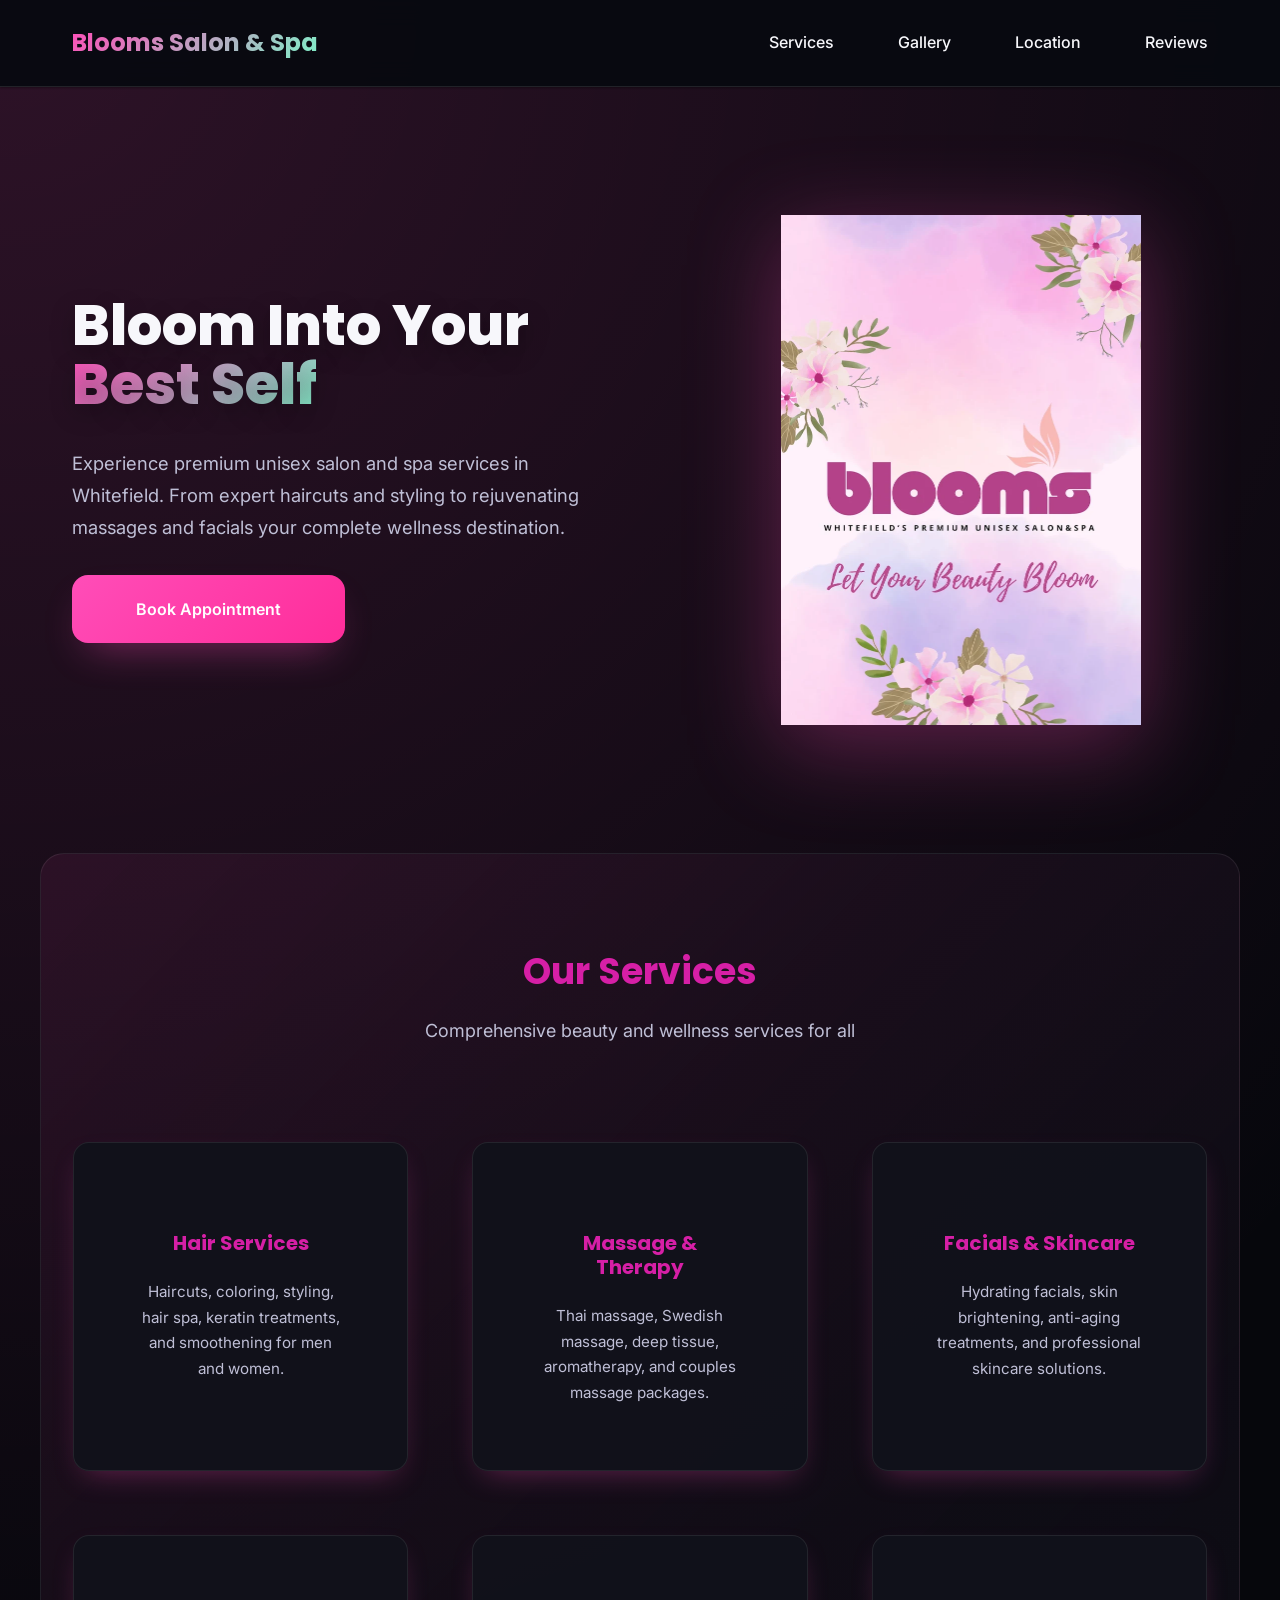
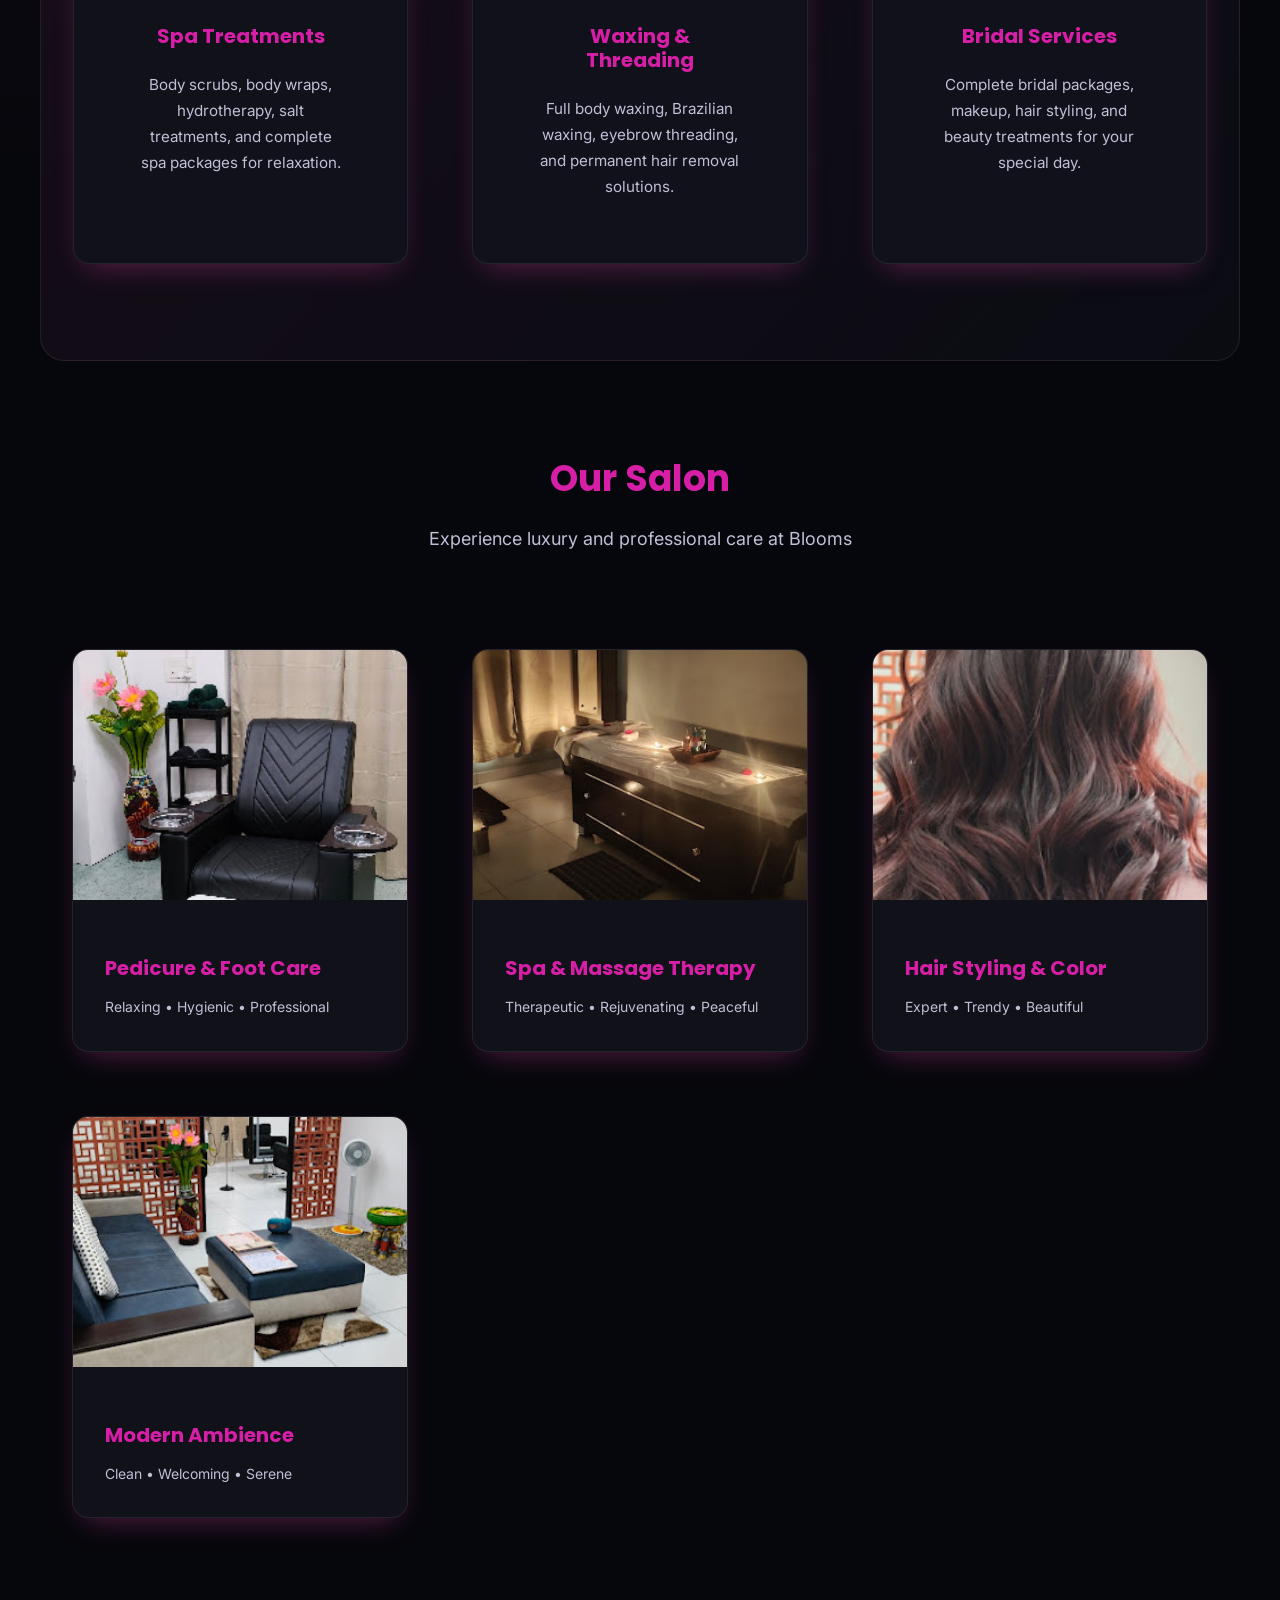
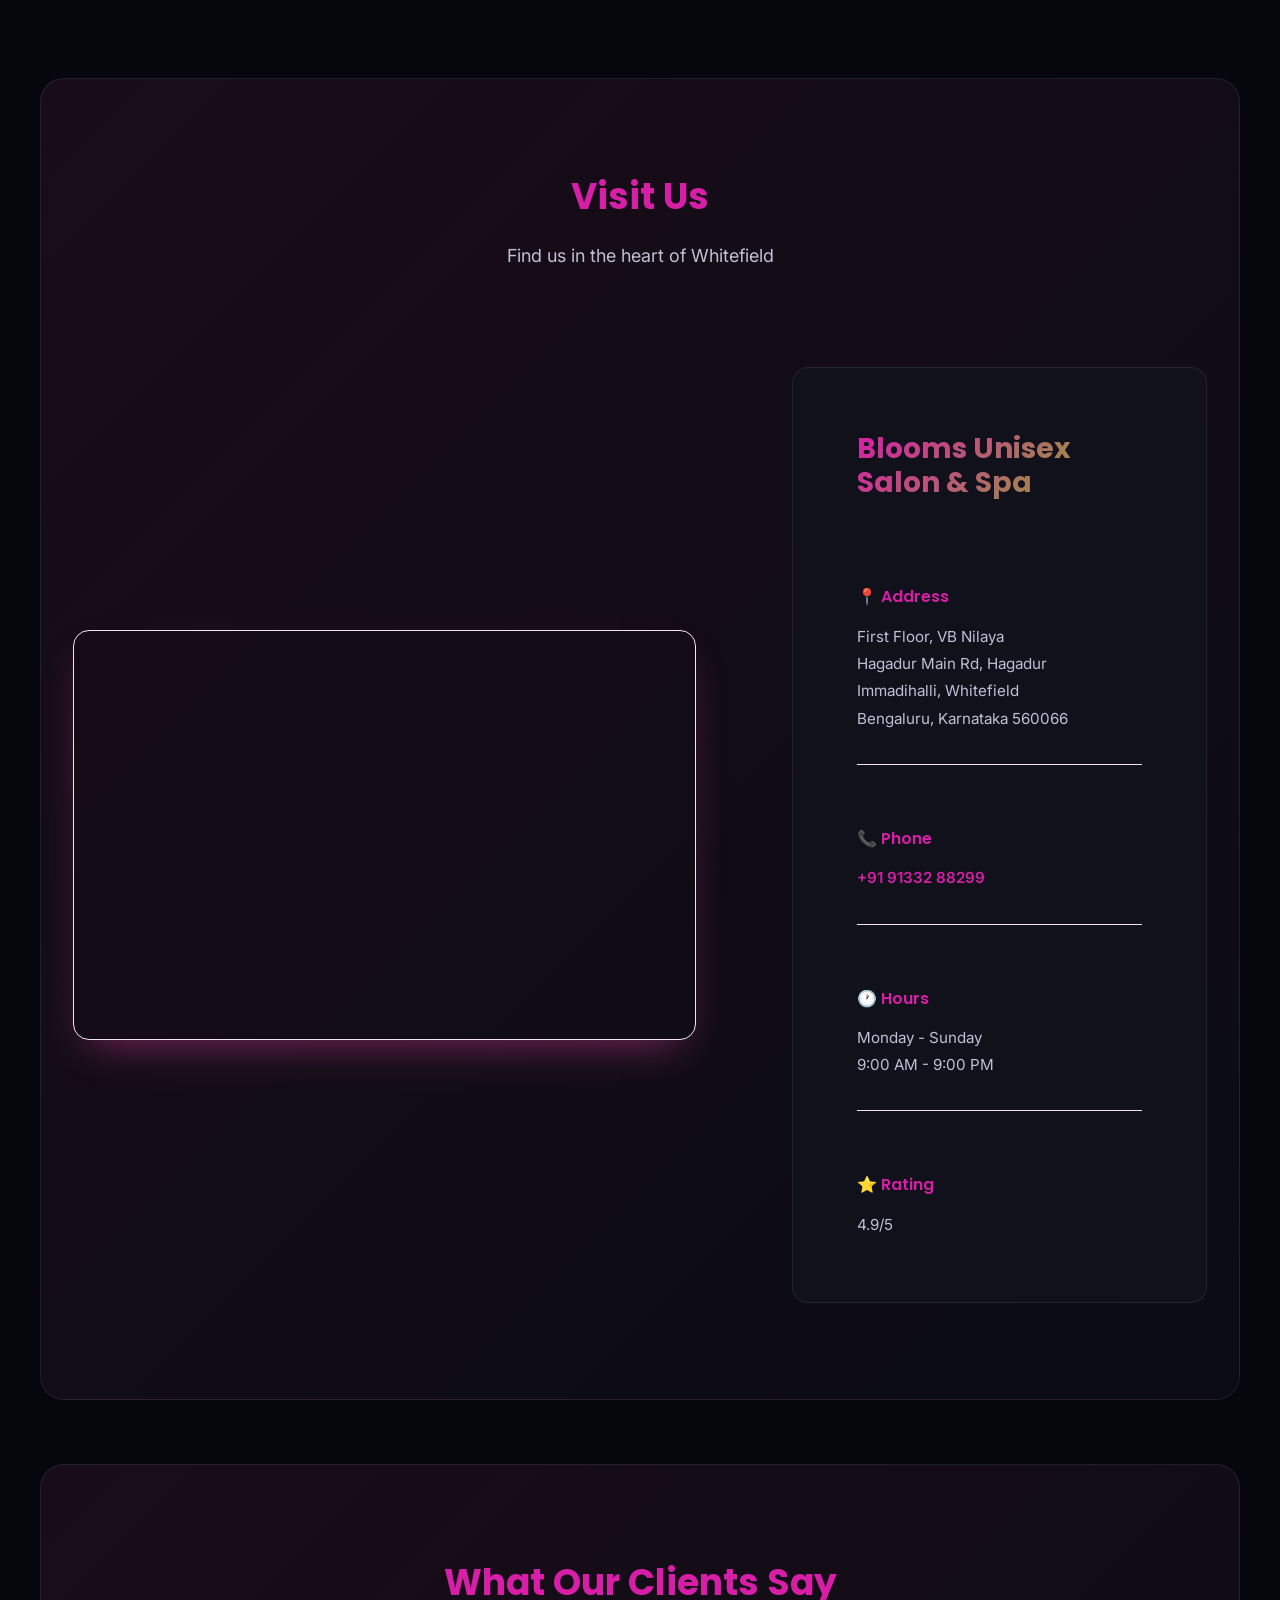
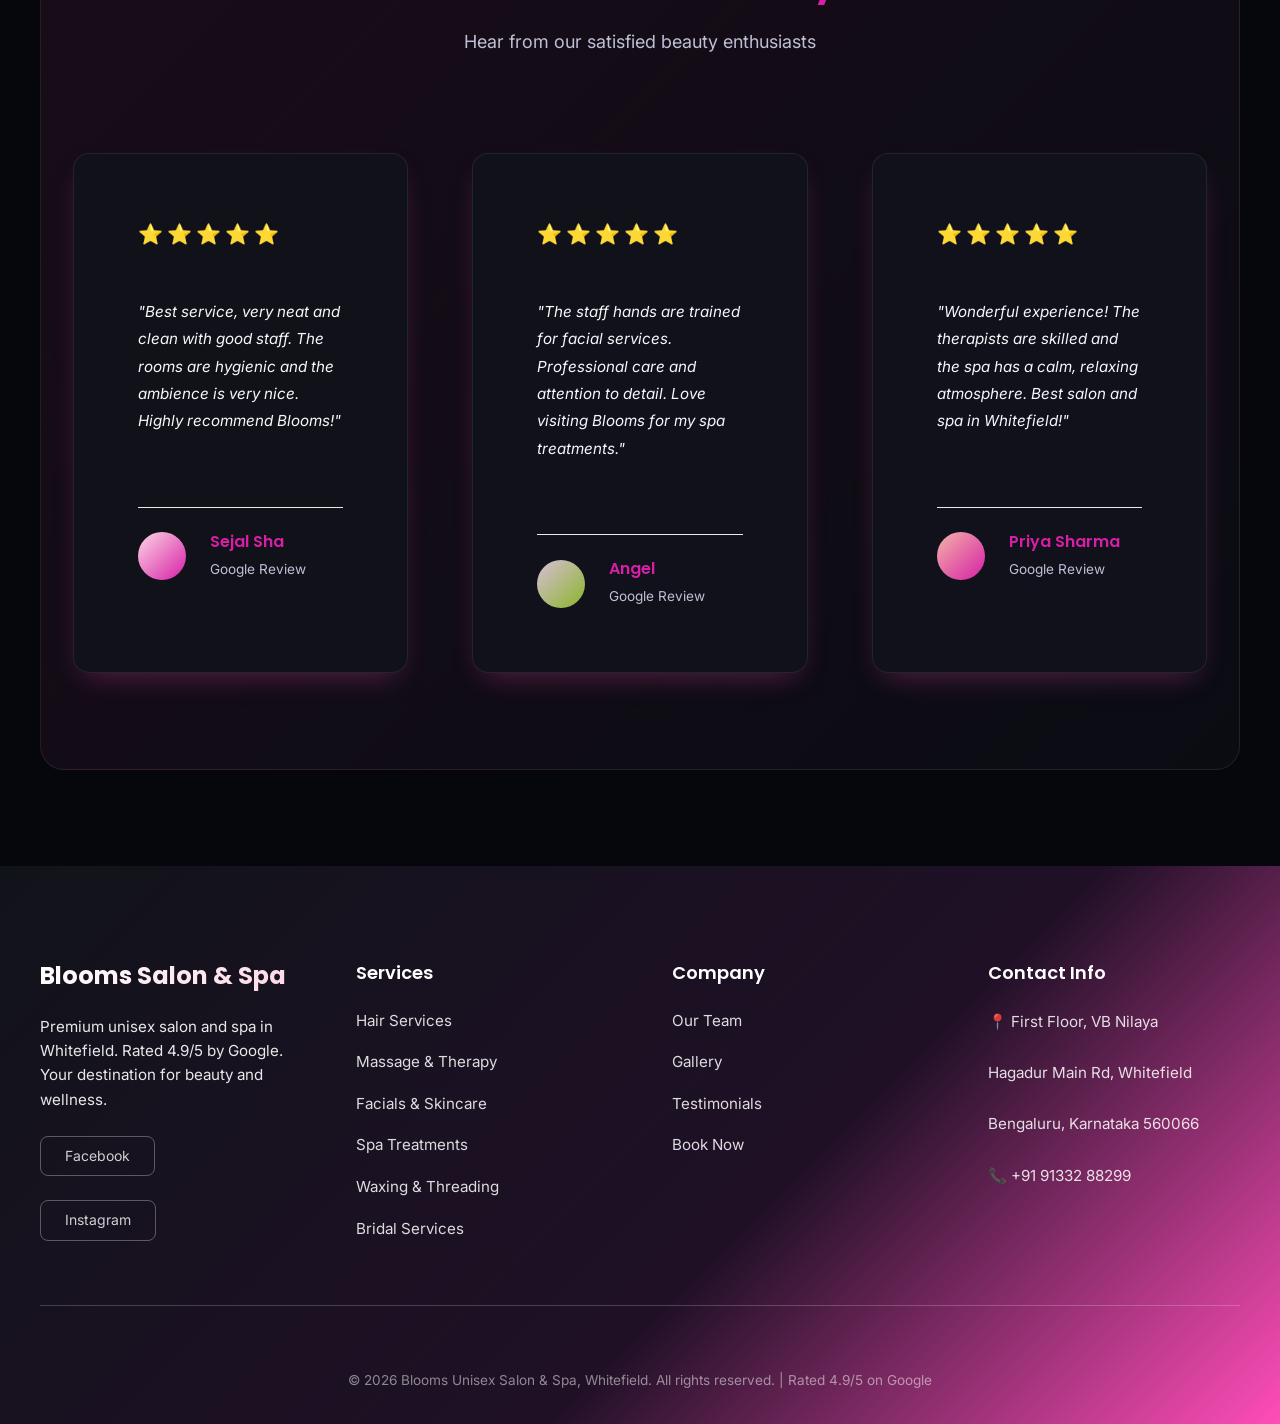
<file: WebDev-L1T1-LandingPage/index.html>
<!DOCTYPE html>
<html lang="en">
<head>
    <meta charset="UTF-8">
    <meta name="viewport" content="width=device-width, initial-scale=1, viewport-fit=cover, maximum-scale=1">
    <title>Blooms Unisex Salon & Spa - Premium Beauty & Wellness in Whitefield</title>
    <link rel="stylesheet" href="styles.css">
    <link rel="preconnect" href="https://fonts.googleapis.com">
    <link rel="preconnect" href="https://fonts.gstatic.com" crossorigin>
    <link href="https://fonts.googleapis.com/css2?family=Inter:wght@300;400;600;700&family=Poppins:wght@600;700;800&display=swap" rel="stylesheet">
</head>
<body>
    <!-- Navigation Bar -->
    <nav class="navbar">
        <div class="nav-container">
            <div class="nav-logo">
                <span class="logo-text">Blooms Salon & Spa</span>
            </div>
            <ul class="nav-menu">
                <li class="nav-item"><a href="#services" class="nav-link">Services</a></li>
                <li class="nav-item"><a href="#gallery" class="nav-link">Gallery</a></li>
                <li class="nav-item"><a href="#location" class="nav-link">Location</a></li>
                <li class="nav-item"><a href="#contact" class="nav-link">Reviews</a></li>
            </ul>
        </div>
    </nav>

    <!-- Hero Section -->
    <section class="hero">
        <div class="hero-content">
           
            <h1 class="hero-headline">Bloom Into Your <span class="highlight">Best Self</span></h1>
            <p class="hero-subheadline">Experience premium unisex salon and spa services in Whitefield. From expert haircuts and styling to rejuvenating massages and facials your complete wellness destination.</p>
            <div class="hero-actions">
                <button class="cta-button">Book Appointment</button>
               
            </div>
        </div>
        <div class="hero-visual">
            <img src="bloom.webp" alt="Bloom flower illustration" class="hero-bloom-image">
        </div>
    </section>

    <!-- Services Section -->
    <section class="services" id="services">
        <div class="section-header">
            <h2 class="section-title">Our Services</h2>
            <p class="section-subtitle">Comprehensive beauty and wellness services for all</p>
        </div>
        <div class="services-grid">
            <div class="service-card">
                <div class="service-icon"></div>
                <h3 class="service-name">Hair Services</h3>
                <p class="service-description">Haircuts, coloring, styling, hair spa, keratin treatments, and smoothening for men and women.</p>
            </div>
            <div class="service-card">
                <div class="service-icon"></div>
                <h3 class="service-name">Massage & Therapy</h3>
                <p class="service-description">Thai massage, Swedish massage, deep tissue, aromatherapy, and couples massage packages.</p>
            </div>
            <div class="service-card">
                <div class="service-icon"></div>
                <h3 class="service-name">Facials & Skincare</h3>
                <p class="service-description">Hydrating facials, skin brightening, anti-aging treatments, and professional skincare solutions.</p>
            </div>
            <div class="service-card">
                <div class="service-icon"></div>
                <h3 class="service-name">Spa Treatments</h3>
                <p class="service-description">Body scrubs, body wraps, hydrotherapy, salt treatments, and complete spa packages for relaxation.</p>
            </div>
            <div class="service-card">
                <div class="service-icon"></div>
                <h3 class="service-name">Waxing & Threading</h3>
                <p class="service-description">Full body waxing, Brazilian waxing, eyebrow threading, and permanent hair removal solutions.</p>
            </div>
            <div class="service-card">
                <div class="service-icon"></div>
                <h3 class="service-name">Bridal Services</h3>
                <p class="service-description">Complete bridal packages, makeup, hair styling, and beauty treatments for your special day.</p>
            </div>
        </div>
    </section>

    <!-- Gallery Section -->
    <section class="portfolio" id="gallery">
        <div class="section-header">
            <h2 class="section-title">Our Salon</h2>
            <p class="section-subtitle">Experience luxury and professional care at Blooms</p>
        </div>
        <div class="portfolio-grid">
            <div class="portfolio-item">
                <img src="img1.jpg" alt="Luxury Pedicure Station" class="portfolio-image-img">
                <h3 class="portfolio-title">Pedicure & Foot Care</h3>
                <p class="portfolio-meta">Relaxing • Hygienic • Professional</p>
            </div>
            <div class="portfolio-item">
                <img src="image2.jpg" alt="Spa Treatment Area" class="portfolio-image-img">
                <h3 class="portfolio-title">Spa & Massage Therapy</h3>
                <p class="portfolio-meta">Therapeutic • Rejuvenating • Peaceful</p>
            </div>
            <div class="portfolio-item">
                <img src="img.jpg" alt="Professional Hair Styling" class="portfolio-image-img">
                <h3 class="portfolio-title">Hair Styling & Color</h3>
                <p class="portfolio-meta">Expert • Trendy • Beautiful</p>
            </div>
            <div class="portfolio-item">
                <img src="image3.jpg" alt="Modern Salon Interior" class="portfolio-image-img">
                <h3 class="portfolio-title">Modern Ambience</h3>
                <p class="portfolio-meta">Clean • Welcoming • Serene</p>
            </div>
        </div>
    </section>

    <!-- Location & Map Section -->
    <section class="location-section" id="location">
        <div class="section-header">
            <h2 class="section-title">Visit Us</h2>
            <p class="section-subtitle">Find us in the heart of Whitefield</p>
        </div>
        <div class="location-container">
            <div class="map-wrapper">
                <iframe src="https://www.google.com/maps/embed?pb=!1m18!1m12!1m3!1d3888.547521887549!2d77.74583!3d12.96885!2m3!1f0!2f0!3f0!3m2!1i1024!2i768!4f13.1!3m3!1m2!1s0x3bae14ffeac7a805%3A0x1234567890ab!2sFirst%20Floor%2C%20VB%20nilaya%2C%20Hagadur%20Main%20Rd%2C%20Hagadur%2C%20Immadihalli%2C%20Whitefield%2C%20Bengaluru%2C%20Karnataka%20560066!5e0!3m2!1sen!2sin!4v1721562600000" width="100%" height="400" style="border:0;" allowfullscreen="" loading="lazy" referrerpolicy="no-referrer-when-downgrade" class="map-embed"></iframe>
            </div>
            <div class="location-info">
                <h3>Blooms Unisex Salon & Spa</h3>
                <div class="info-item">
                    <h4>📍 Address</h4>
                    <p>First Floor, VB Nilaya<br>Hagadur Main Rd, Hagadur<br>Immadihalli, Whitefield<br>Bengaluru, Karnataka 560066</p>
                </div>
                <div class="info-item">
                    <h4>📞 Phone</h4>
                    <p><a href="tel:+919133288299">+91 91332 88299</a></p>
                </div>
                <div class="info-item">
                    <h4>🕐 Hours</h4>
                    <p>Monday - Sunday<br>9:00 AM - 9:00 PM</p>
                </div>
                <div class="info-item">
                    <h4>⭐ Rating</h4>
                    <p>4.9/5</p>
                </div>
            </div>
        </div>
    </section>

    <!-- Testimonials Section -->
    <section class="testimonials" id="contact">
        <div class="section-header">
            <h2 class="section-title">What Our Clients Say</h2>
            <p class="section-subtitle">Hear from our satisfied beauty enthusiasts</p>
        </div>
        <div class="testimonials-grid">
            <div class="testimonial-card">
                <div class="stars">⭐⭐⭐⭐⭐</div>
                <p class="testimonial-text">"Best service, very neat and clean with good staff. The rooms are hygienic and the ambience is very nice. Highly recommend Blooms!"</p>
                <div class="testimonial-author">
                    <div class="author-avatar avatar-1"></div>
                    <div class="author-info">
                        <h4 class="author-name">Sejal Sha</h4>
                        <p class="author-title">Google Review</p>
                    </div>
                </div>
            </div>
            <div class="testimonial-card">
                <div class="stars">⭐⭐⭐⭐⭐</div>
                <p class="testimonial-text">"The staff hands are trained for facial services. Professional care and attention to detail. Love visiting Blooms for my spa treatments."</p>
                <div class="testimonial-author">
                    <div class="author-avatar avatar-2"></div>
                    <div class="author-info">
                        <h4 class="author-name">Angel</h4>
                        <p class="author-title">Google Review</p>
                    </div>
                </div>
            </div>
            <div class="testimonial-card">
                <div class="stars">⭐⭐⭐⭐⭐</div>
                <p class="testimonial-text">"Wonderful experience! The therapists are skilled and the spa has a calm, relaxing atmosphere. Best salon and spa in Whitefield!"</p>
                <div class="testimonial-author">
                    <div class="author-avatar avatar-3"></div>
                    <div class="author-info">
                        <h4 class="author-name">Priya Sharma</h4>
                        <p class="author-title">Google Review</p>
                    </div>
                </div>
            </div>
        </div>
    </section>

    <!-- Footer -->
    <footer class="footer">
        <div class="footer-content">
            <div class="footer-section">
                <h3 class="footer-title">Blooms Salon & Spa</h3>
                <p class="footer-description">Premium unisex salon and spa in Whitefield. Rated 4.9/5 by Google. Your destination for beauty and wellness.</p>
                <div class="social-links">
                    <a href="#" class="social-link">Facebook</a>
                    <a href="#" class="social-link">Instagram</a>
                </div>
            </div>
            <div class="footer-section">
                <h4 class="footer-heading">Services</h4>
                <ul class="footer-links">
                    <li><a href="#" class="footer-link">Hair Services</a></li>
                    <li><a href="#" class="footer-link">Massage & Therapy</a></li>
                    <li><a href="#" class="footer-link">Facials & Skincare</a></li>
                    <li><a href="#" class="footer-link">Spa Treatments</a></li>
                    <li><a href="#" class="footer-link">Waxing & Threading</a></li>
                    <li><a href="#" class="footer-link">Bridal Services</a></li>
                </ul>
            </div>
            <div class="footer-section">
                <h4 class="footer-heading">Company</h4>
                <ul class="footer-links">
                    <li><a href="#" class="footer-link">Our Team</a></li>
                    <li><a href="#" class="footer-link">Gallery</a></li>
                    <li><a href="#" class="footer-link">Testimonials</a></li>
                    <li><a href="#" class="footer-link">Book Now</a></li>
                </ul>
            </div>
            <div class="footer-section">
                <h4 class="footer-heading">Contact Info</h4>
                <p class="footer-contact">📍 First Floor, VB Nilaya</p>
                <p class="footer-contact">Hagadur Main Rd, Whitefield</p>
                <p class="footer-contact">Bengaluru, Karnataka 560066</p>
                <p class="footer-contact">📞 +91 91332 88299</p>
            </div>
        </div>
        <div class="footer-bottom">
            <p class="copyright">&copy; 2026 Blooms Unisex Salon & Spa, Whitefield. All rights reserved. | Rated 4.9/5 on Google</p>
        </div>
    </footer>
</body>
</html>
</file>
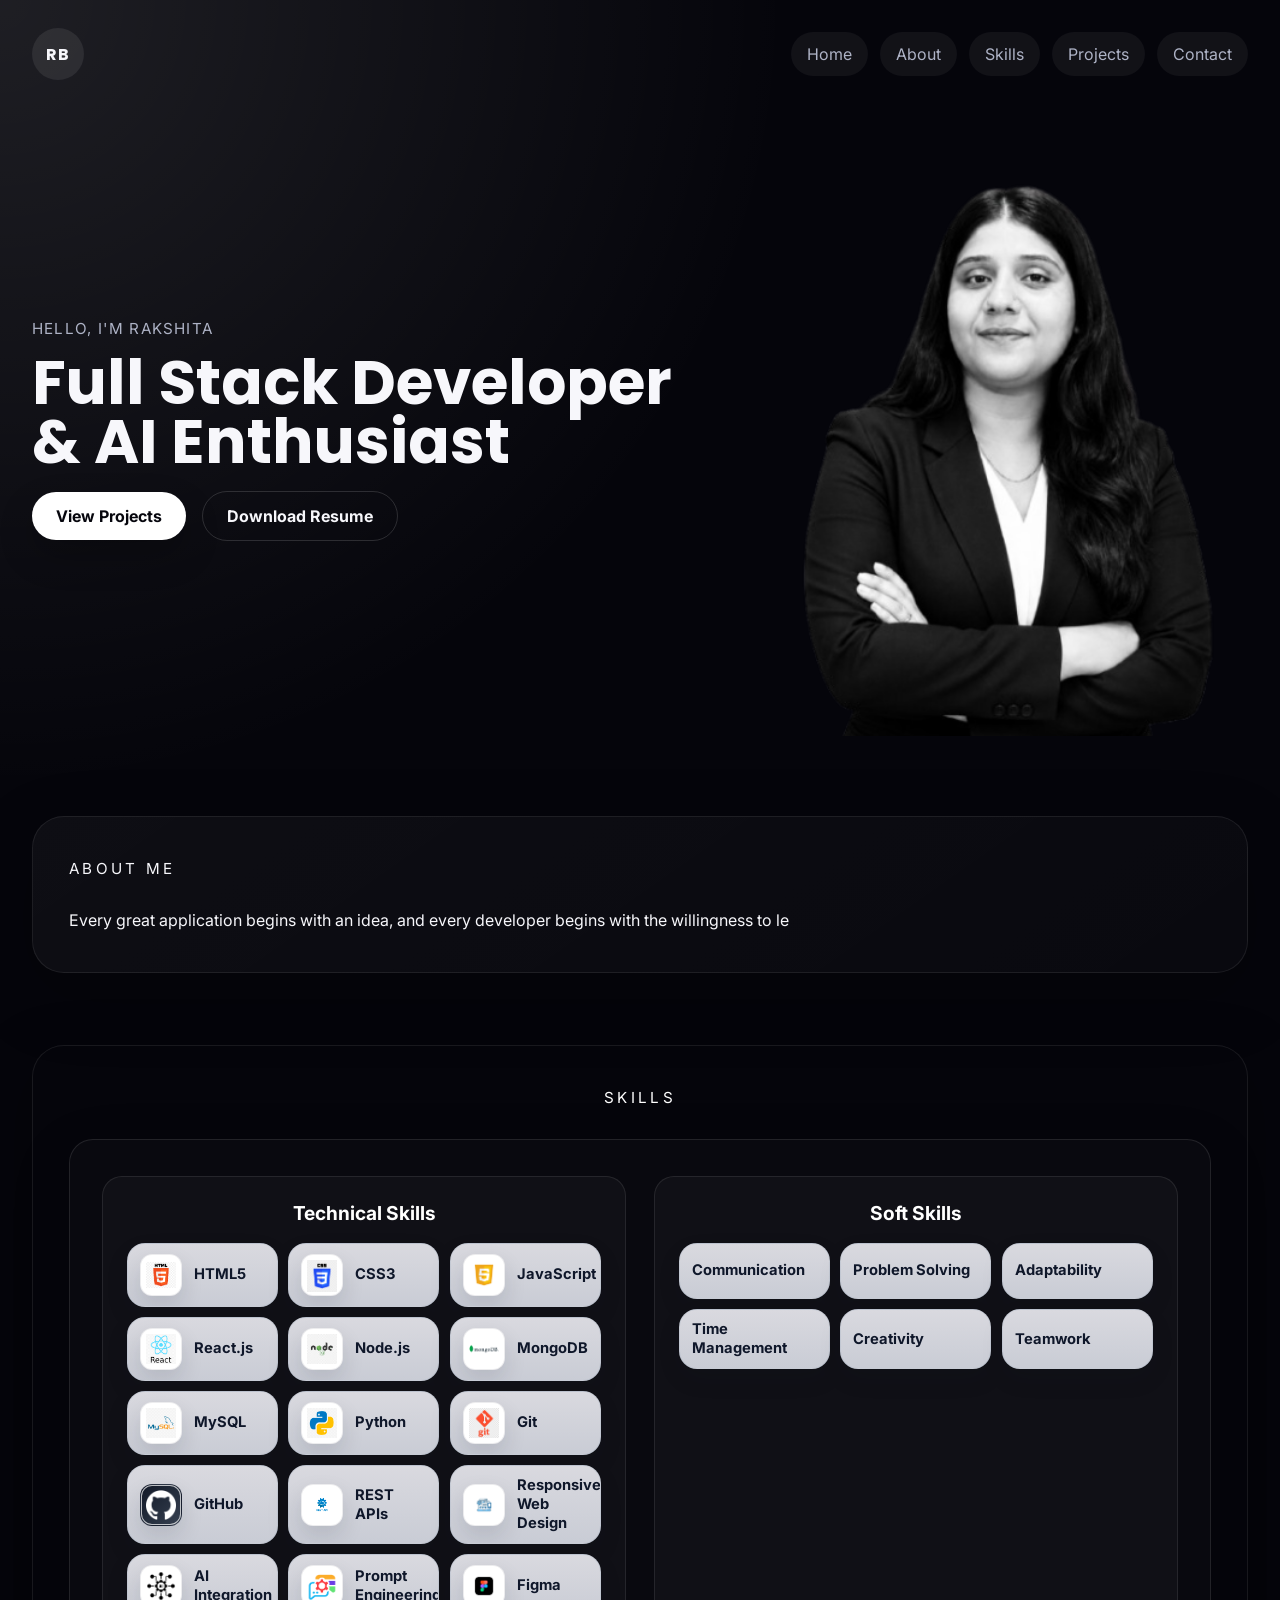
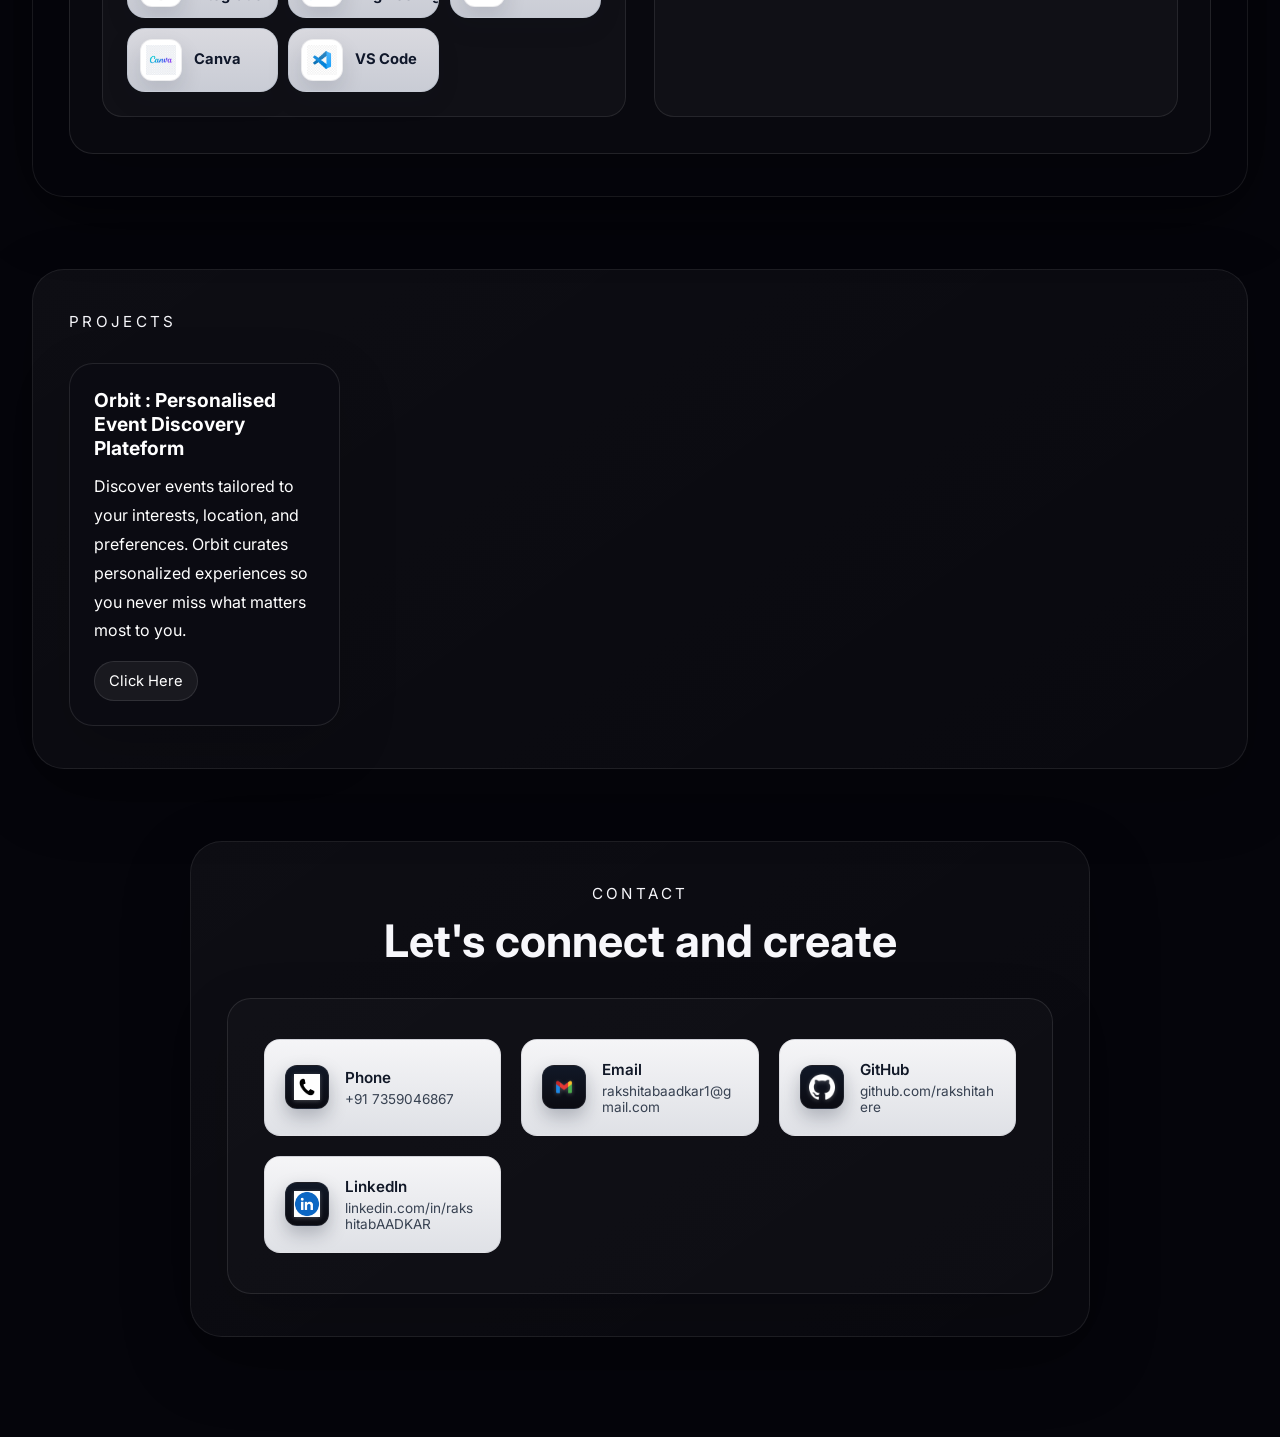
<file: WebDev-L1T2-PersonalPortfolio/index.html>
﻿<!DOCTYPE html>
<html lang="en">
<head>
    <meta charset="UTF-8">
    <meta name="viewport" content="width=device-width, initial-scale=1, viewport-fit=cover, maximum-scale=1">
    <title>Rakshita | Full Stack Web Developer & AI Enthusiast</title>
    <link rel="preconnect" href="https://fonts.googleapis.com">
    <link rel="preconnect" href="https://fonts.gstatic.com" crossorigin>
    <link href="https://fonts.googleapis.com/css2?family=Inter:wght@400;500;600;700;800&family=Poppins:wght@600;700;800&display=swap" rel="stylesheet">
    <link rel="stylesheet" href="styles.css">
</head>
<body>
    <div class="page-wrapper">
        <header class="topbar">
            <div class="brand-circle">RB</div>
            <nav class="nav-links">
                <a href="#home">Home</a>
                <a href="#about">About</a>
                <a href="#skills">Skills</a>
                <a href="#projects">Projects</a>
                <a href="#contact">Contact</a>
            </nav>

        </header>

        <main>
            <section id="home" class="hero-section">
                <div class="hero-copy">
                    <span class="hero-label">Hello, I'm Rakshita</span>
                    <h1>Full Stack Developer & AI Enthusiast</h1>
                    <div class="hero-actions">
                        <a href="#projects" class="btn-primary">View Projects</a>
                        <a href="Rakshita_Baadkar_Resume.docx" class="btn-secondary" download>Download Resume</a>
                    </div>
                </div>
                <div class="hero-visual">
                    <img src="img.png" alt="Rakshita Baadkar portrait" class="hero-photo">
                </div>
            </section>

            <section id="about" class="section about-section">
                <div class="section-heading center">
                    <p class="section-title">About Me</p>
                </div>
                <p class="about-text" id="aboutText" aria-live="polite"></p>
            </section>

            <section id="skills" class="section skills-section">
                <div class="section-heading center-heading">
                    <p class="section-title" align="center">Skills</p>
                </div>
                <article class="skill-card combined-skills-card">
              
                    <div class="skills-container">
                        <div class="skill-box technical-box">
                            <h4>Technical Skills</h4>
                            <div class="skill-tags technical-skill-grid">
                                <span class="skill-badge"><span class="skill-icon skill-html" aria-hidden="true"><img src="png-clipart-html-logo-html5-logo-icons-logos-emojis-tech-companies-thumbnail.png" alt="HTML5 logo"></span><span>HTML5</span></span>
                                <span class="skill-badge"><span class="skill-icon skill-css" aria-hidden="true"><img src="CSS-Logo-PNG-Symbol-for-Web-Development-Transparent-jpg.webp" alt="CSS3 logo"></span><span>CSS3</span></span>
                                <span class="skill-badge"><span class="skill-icon skill-js" aria-hidden="true"><img src="javascript-logo-javascript-icon-transparent-free-png.png" alt="JavaScript logo"></span><span>JavaScript</span></span>
                                <span class="skill-badge"><span class="skill-icon skill-react" aria-hidden="true"><img src="524-5245981_react-js-logo-png-transparent-png-download.png" alt="React.js logo"></span><span>React.js</span></span>
                                <span class="skill-badge"><span class="skill-icon skill-node" aria-hidden="true"><img src="kisspng-node-js-javascript-software-developer-npm-teleological-argument-5b355523118c51.7437450215302218590719.jpg" alt="Node.js logo"></span><span>Node.js</span></span>
                                <span class="skill-badge"><span class="skill-icon skill-mongo" aria-hidden="true"><img src="mongodb-nedir-1.png" alt="MongoDB logo"></span><span>MongoDB</span></span>
                                <span class="skill-badge"><span class="skill-icon skill-sql" aria-hidden="true"><img src="hd-mysql-logo-transparent-background-701751694771788209ydqoapx.png" alt="MySQL logo"></span><span>MySQL</span></span>
                                <span class="skill-badge"><span class="skill-icon skill-python" aria-hidden="true"><img src="hd-python-logo-symbol-transparent-png-735811696257415dbkifcuokn.png" alt="Python logo"></span><span>Python</span></span>
                                <span class="skill-badge"><span class="skill-icon skill-git" aria-hidden="true"><img src="logo-logo-git-line-cheat-sheet-signage-cheating-mug-png-clipart.jpg" alt="Git logo"></span><span>Git</span></span>
                                <span class="skill-badge"><span class="skill-icon skill-github" aria-hidden="true"><img src="github-white-icon.png" alt="GitHub logo"></span><span>GitHub</span></span>
                                <span class="skill-badge"><span class="skill-icon skill-api" aria-hidden="true"><img src="68624ec9dc394e09ab806d0b_rest api image.png" alt="REST API logo"></span><span>REST APIs</span></span>
                                <span class="skill-badge"><span class="skill-icon skill-rwd" aria-hidden="true"><img src="responsive-web-development-line-icon-linear-style-sign-for-mobile-concept-and-web-design-outline-icon-symbol-logo-illustration-graphic-free-vector.jpg" alt="Responsive Web Design logo"></span><span>Responsive Web Design</span></span>
                                <span class="skill-badge"><span class="skill-icon skill-ai" aria-hidden="true"><img src="ai-integration-icon-line-illustration-vector.jpg" alt="AI Integration logo"></span><span>AI Integration</span></span>
                                <span class="skill-badge"><span class="skill-icon skill-prompt" aria-hidden="true"><img src="prompt-engineering-logo.png" alt="Prompt Engineering logo"></span><span>Prompt Engineering</span></span>
                                <span class="skill-badge"><span class="skill-icon skill-figma" aria-hidden="true"><img src="figma-logo-icon-figma-app-editable-transparent-background-premium-social-media-design-for-digital-download-free-png.png" alt="Figma logo"></span><span>Figma</span></span>
                                <span class="skill-badge"><span class="skill-icon skill-canva" aria-hidden="true"><img src="canva-logo-png-svg.webp" alt="Canva logo"></span><span>Canva</span></span>
                                <span class="skill-badge"><span class="skill-icon skill-vscode" aria-hidden="true"><img src="png-clipart-visual-studio-code-logo-thumbnail-tech-companies-thumbnail.png" alt="VS Code logo"></span><span>VS Code</span></span>
                            </div>
                        </div>
                        <div class="skill-box soft-box">
                            <h4>Soft Skills</h4>
                            <div class="skill-tags">
                                <span class="skill-badge">Communication</span>
                                <span class="skill-badge">Problem Solving</span>
                                <span class="skill-badge">Adaptability</span>
                                <span class="skill-badge">Time Management</span>
                                <span class="skill-badge">Creativity</span>
                                <span class="skill-badge">Teamwork</span>
                            </div>
                        </div>
                    </div>
                </article>
            </section>

            <section id="projects" class="section projects-section">
                <div class="section-heading">
                    <p class="section-title">Projects</p>
                
                </div>
                <div class="cards-grid projects-grid">
                    <article class="project-card">
                        <h3>Orbit : Personalised Event Discovery Plateform</h3>
                        <p>Discover events tailored to your interests, location, and preferences.
Orbit curates personalized experiences so you never miss what matters most to you.</p>
                        <a href="https://rakshitahere.github.io/Orbit-Persoanlised-event-discovery-plateform/" class="project-link">Click Here</a>
                    </article>
                </div>
            </section>

            <section id="contact" class="section contact-section">
                <div class="section-heading center-heading">
                    <p class="section-title" align="center">Contact</p>
                    <h2 align="center">Let's connect and create</h2>
                </div>
                <div class="contact-card">
                    <div class="contact-list">
                        <a href="tel:+919876543210" class="contact-item">
                            <span class="contact-badge-icon" aria-hidden="true"><img src="phone-icon-telephone-icon-symbol-for-app-and-messenger-vector.jpg" alt="Phone icon"></span>
                            <div class="contact-info">
                                <strong>Phone</strong>
                                <span>+91 7359046867</span>
                            </div>
                        </a>
                        <a href="mailto:rakshitabaadkar1@gmail.com" class="contact-item">
                            <span class="contact-badge-icon" aria-hidden="true"><img src="google_mail_gmail_logo_icon_159346.png" alt="Email icon"></span>
                            <div class="contact-info">
                                <strong>Email</strong>
                                <span>rakshitabaadkar1@gmail.com</span>
                            </div>
                        </a>
                        <a href="https://github.com/rakshitahere" target="_blank" rel="noreferrer" class="contact-item">
                            <span class="contact-badge-icon" aria-hidden="true"><img src="github-white-icon.png" alt="GitHub icon"></span>
                            <div class="contact-info">
                                <strong>GitHub</strong>
                                <span>github.com/rakshitahere</span>
                            </div>
                        </a>
                        <a href="https://www.linkedin.com/in/rakshitabAADKAR/" target="_blank" rel="noreferrer" class="contact-item">
                            <span class="contact-badge-icon" aria-hidden="true"><img src="round-linkedin-logo-isolated-white-background_469489-985.jpg" alt="LinkedIn icon"></span>
                            <div class="contact-info">
                                <strong>LinkedIn</strong>
                                <span>linkedin.com/in/rakshitabAADKAR</span>
                            </div>
                        </a>
                    </div>
                </div>
            </section>
        </main>
    </div>
    <script>
        const aboutSection = document.getElementById('about');
        const aboutText = document.getElementById('aboutText');

        if (aboutSection && aboutText) {
            const fullText = "Every great application begins with an idea, and every developer begins with the willingness to learn. My journey into web development started with curiosity and has grown into a passion for creating websites and applications that are clean, responsive, and user-friendly.\n\nI'm someone who enjoys learning, exploring new technologies, and challenging myself with projects that help me grow. I believe every challenge is an opportunity to improve, and every project is a step toward becoming a better developer. I enjoy paying attention to detail, finding creative solutions to problems, and turning ideas into meaningful digital experiences.\n\nAs an aspiring Full Stack Developer, I am continuously strengthening my skills in both front-end and back-end development. I believe the best way to learn is by building, experimenting, and staying consistent. I enjoy writing clean, organized code and creating applications that are not only functional but also intuitive and visually appealing.\n\nThis portfolio represents more than just the projects I've built. It reflects my curiosity, dedication, and commitment to continuous learning. Every line of code tells a story of progress, every project marks a milestone, and every challenge has helped shape the developer I'm becoming. I'm excited about the journey ahead and look forward to building meaningful digital experiences, collaborating with others, and making a positive impact through technology.";

            let index = 0;
            let hasStarted = false;

            const typeText = () => {
                if (index < fullText.length) {
                    aboutText.textContent = fullText.slice(0, index + 1);
                    index += 1;
                    window.setTimeout(typeText, 18);
                }
            };

            const observer = new IntersectionObserver((entries) => {
                entries.forEach((entry) => {
                    if (entry.isIntersecting && !hasStarted) {
                        hasStarted = true;
                        typeText();
                    }
                });
            }, { threshold: 0.3 });

            observer.observe(aboutSection);
        }

        const skillBadges = document.querySelectorAll('.skill-badge');

        skillBadges.forEach((badge) => {
            badge.addEventListener('pointermove', (event) => {
                const rect = badge.getBoundingClientRect();
                const x = (event.clientX - rect.left) / rect.width - 0.5;
                const y = (event.clientY - rect.top) / rect.height - 0.5;

                badge.style.transform = `translate3d(${x * 12}px, ${y * 12}px, 0) scale(1.02)`;
            });

            badge.addEventListener('pointerleave', () => {
                badge.style.transform = 'translate3d(0, 0, 0) scale(1)';
            });
        });
    </script>

    </body>
</html>
</file>
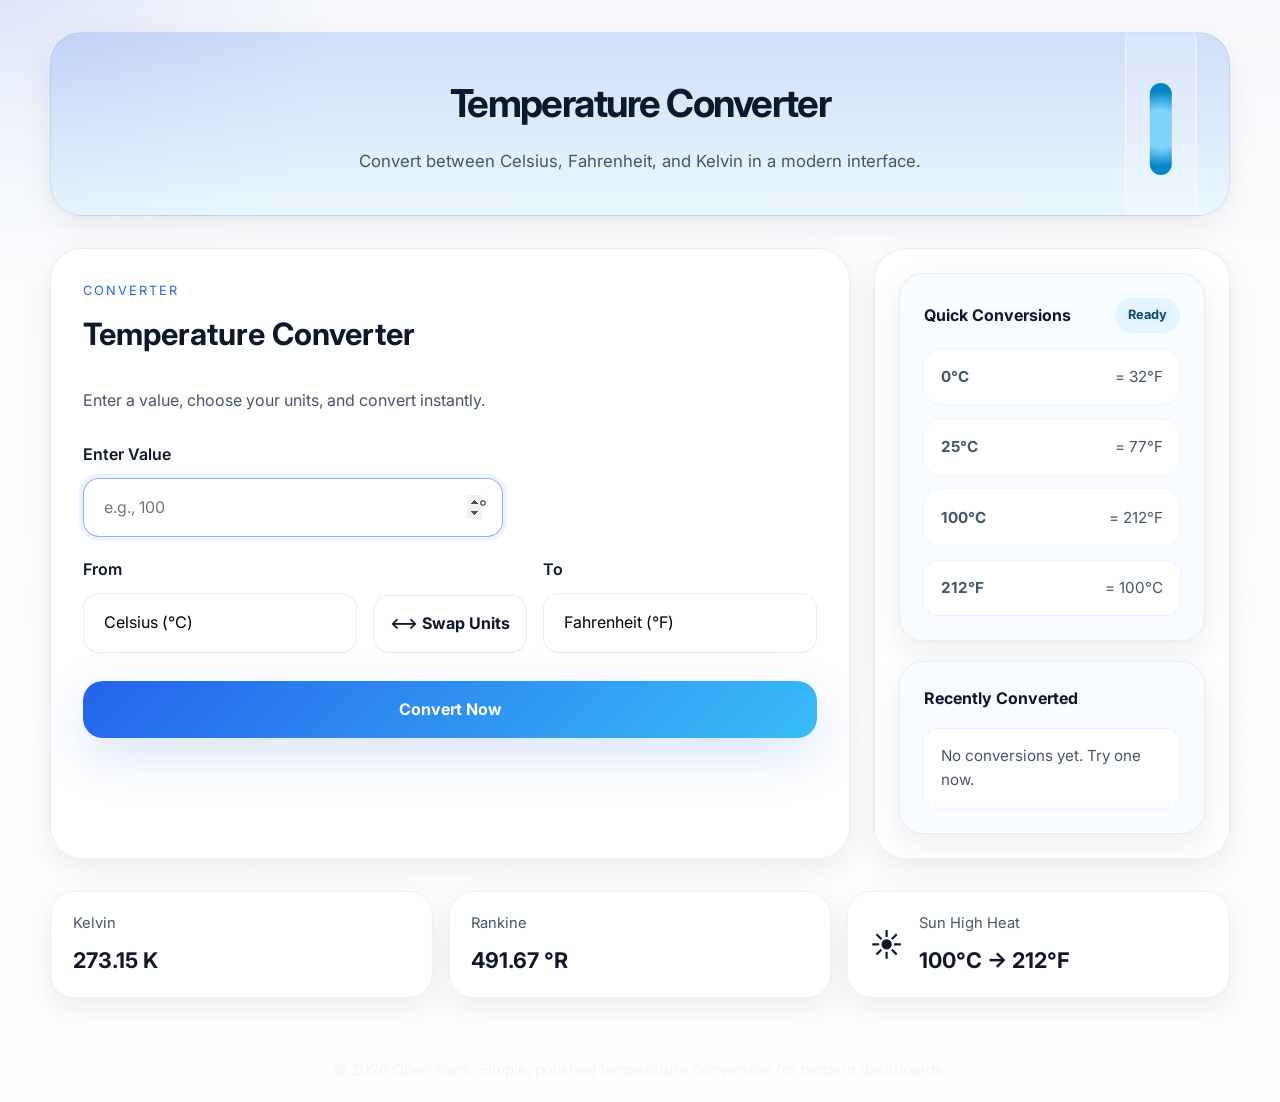
<file: WebDev-L1T3-TemperatureConverter/index.html>
﻿<!DOCTYPE html>
<html lang="en">
<head>
    <meta charset="UTF-8">
    <meta name="viewport" content="width=device-width, initial-scale=1, viewport-fit=cover, maximum-scale=1">
    <title>Global Temperature Converter</title>
    <link rel="preconnect" href="https://fonts.googleapis.com">
    <link rel="preconnect" href="https://fonts.gstatic.com" crossorigin>
    <link href="https://fonts.googleapis.com/css2?family=Inter:wght@400;500;600;700;800&display=swap" rel="stylesheet">
    <link rel="stylesheet" href="styles.css">
</head>
<body>
    <div class="page-shell">
        <div class="page-background"></div>

        <main class="layout-shell">
            <section class="hero-card">
                <div class="hero-copy">
                    <h1>Temperature Converter</h1>
                    <p>Convert between Celsius, Fahrenheit, and Kelvin in a modern interface.</p>
                </div>
                <div class="hero-thermometer" aria-hidden="true">
                    <div class="thermometer-mercury"></div>
                </div>
            </section>

            <div class="grid-panel">
                <section class="converter-card">
                    <div class="card-top">
                        <div>
                            <p class="card-label">Converter</p>
                            <h2>Temperature Converter</h2>
                        </div>
                    </div>

                    <div class="card-copy">
                        <p>Enter a value, choose your units, and convert instantly.</p>
                    </div>

                    <div class="input-section">
                        <div class="form-group value-group">
                            <label for="temperatureInput">Enter Value</label>
                            <div class="input-wrapper">
                                <input
                                    type="number"
                                    id="temperatureInput"
                                    class="input-field"
                                    placeholder="e.g., 100"
                                    step="0.01"
                                >
                                <span class="input-icon">°</span>
                            </div>
                            <span class="error-message" id="errorMessage"></span>
                        </div>

                        <div class="select-row">
                            <div class="select-group">
                                <label for="fromUnit">From</label>
                                <select id="fromUnit" class="unit-select">
                                    <option value="celsius">Celsius (°C)</option>
                                    <option value="fahrenheit">Fahrenheit (°F)</option>
                                    <option value="kelvin">Kelvin (K)</option>
                                </select>
                            </div>

                            <button id="swapBtn" class="swap-btn" type="button">⟷ Swap Units</button>

                            <div class="select-group">
                                <label for="toUnit">To</label>
                                <select id="toUnit" class="unit-select">
                                    <option value="fahrenheit">Fahrenheit (°F)</option>
                                    <option value="celsius">Celsius (°C)</option>
                                    <option value="kelvin">Kelvin (K)</option>
                                </select>
                            </div>
                        </div>
                    </div>

                    <button id="convertBtn" class="convert-btn">Convert Now</button>

                    <div class="results-section" id="resultsSection" style="display: none;">
                        <h3 class="results-title">Conversion Results</h3>

                        <div class="results-grid">
                            <div class="result-card">
                                <div class="result-icon celsius-icon">°C</div>
                                <div>
                                    <p class="result-label">Celsius</p>
                                    <p class="result-value" id="celsiusResult">0.00</p>
                                </div>
                            </div>
                            <div class="result-card">
                                <div class="result-icon fahrenheit-icon">°F</div>
                                <div>
                                    <p class="result-label">Fahrenheit</p>
                                    <p class="result-value" id="fahrenheitResult">32.00</p>
                                </div>
                            </div>
                            <div class="result-card">
                                <div class="result-icon kelvin-icon">K</div>
                                <div>
                                    <p class="result-label">Kelvin</p>
                                    <p class="result-value" id="kelvinResult">273.15</p>
                                </div>
                            </div>
                        </div>

                        <div class="info-box" id="infoBox"></div>
                    </div>

                    <div class="error-alert" id="errorAlert" style="display: none;">
                        <span class="alert-icon">⚠</span>
                        <span class="alert-text" id="alertText"></span>
                    </div>

                    <button id="resetBtn" class="reset-btn" style="display: none;">Reset</button>
                </section>

                <aside class="side-panel">
                    <div class="panel-card quick-card">
                        <div class="panel-header">
                            <h3>Quick Conversions</h3>
                            <span class="pill">Ready</span>
                        </div>
                        <ul class="quick-list">
                            <li><strong>0°C</strong> = 32°F</li>
                            <li><strong>25°C</strong> = 77°F</li>
                            <li><strong>100°C</strong> = 212°F</li>
                            <li><strong>212°F</strong> = 100°C</li>
                        </ul>
                    </div>

                    <div class="panel-card history-card">
                        <div class="panel-header">
                            <h3>Recently Converted</h3>
                        </div>
                        <ul id="recentlyConvertedList" class="history-list">
                            <li>No conversions yet. Try one now.</li>
                        </ul>
                    </div>
                </aside>
            </div>

            <div class="bottom-widgets">
                <div class="widget-card">
                    <p class="widget-label">Kelvin</p>
                    <p class="widget-value">273.15 K</p>
                </div>
                <div class="widget-card">
                    <p class="widget-label">Rankine</p>
                    <p class="widget-value">491.67 °R</p>
                </div>
                <div class="widget-card weather-widget">
                    <span class="weather-icon">☀️</span>
                    <div>
                        <p class="widget-label">Sun High Heat</p>
                        <p class="widget-value">100°C → 212°F</p>
                    </div>
                </div>
            </div>
        </main>

        <footer class="page-footer">
            <p>&copy; 2026 Open Sans. Simple, polished temperature conversion for modern dashboards.</p>
        </footer>
    </div>

    <script src="script.js"></script>
</body>
</html>
</file>
<file: WebDev-L1T1-LandingPage/styles.css>
:root {
    /* Color Palette - Dark Floral Theme */
    --primary-color: #ff4db8;
    --primary-dark: #ff2d9a;
    --secondary-color: #ffd8ef;
    --accent-color: #7df2c8;
    --text-dark: #f7f7fb;
    --text-light: #bfbfd6;
    --bg-light: #0d0f16;
    --bg-white: #151723;
    --border-color: rgba(255, 255, 255, 0.1);
    --shadow-sm: 0 1px 2px 0 rgba(0, 0, 0, 0.35);
    --shadow-md: 0 12px 30px -12px rgba(255, 77, 184, 0.35);
    --shadow-lg: 0 18px 40px -16px rgba(255, 77, 184, 0.45);
    --shadow-xl: 0 25px 60px -20px rgba(255, 77, 184, 0.5);

    /* Typography */
    --font-heading: 'Poppins', sans-serif;
    --font-body: 'Inter', sans-serif;
    --font-size-lg: 3.5rem;
    --font-size-md: 2.25rem;
    --font-size-sm: 1.5rem;
    --font-size-base: 1rem;
    --font-size-small: 0.875rem;
    --line-height: 1.6;

    /* Spacing */
    --spacing-xs: 0.5rem;
    --spacing-sm: 1rem;
    --spacing-md: 1.5rem;
    --spacing-lg: 2rem;
    --spacing-xl: 3rem;
    --spacing-2xl: 4rem;
    --spacing-3xl: 6rem;

    /* Border Radius */
    --radius-sm: 0.375rem;
    --radius-md: 0.5rem;
    --radius-lg: 1rem;
    --radius-xl: 1.5rem;

    /* Transitions */
    --transition: all 0.3s ease;
}

*,
*::before,
*::after {
    margin: 0;
    padding: 0;
    box-sizing: border-box;
}

html {
    scroll-behavior: smooth;
}

body {
    font-family: var(--font-body);
    color: var(--text-dark);
    background: radial-gradient(circle at top left, rgba(255, 77, 184, 0.16), transparent 28%), #06070c;
    line-height: var(--line-height);
    font-size: var(--font-size-base);
}

h1, h2, h3, h4, h5, h6 {
    font-family: var(--font-heading);
    font-weight: 700;
    line-height: 1.2;
}

a {
    text-decoration: none;
    color: inherit;
    transition: var(--transition);
}

button {
    cursor: pointer;
    border: none;
    font-family: var(--font-body);
    transition: var(--transition);
}


.navbar {
    position: sticky;
    top: 0;
    background: rgba(8, 10, 16, 0.95);
    box-shadow: var(--shadow-sm);
    z-index: 1000;
    padding: var(--spacing-md) 0;
    border-bottom: 1px solid var(--border-color);
    backdrop-filter: blur(12px);
}

.nav-container {
    max-width: 1200px;
    margin: 0 auto;
    padding: 0 var(--spacing-lg);
    display: flex;
    justify-content: space-between;
    align-items: center;
    flex-wrap: wrap;
    gap: var(--spacing-md);
}

.nav-logo {
    display: flex;
    align-items: center;
    gap: var(--spacing-sm);
    font-size: 1.5rem;
    font-weight: 700;
    font-family: var(--font-heading);
    color: var(--primary-color);
}

.logo-icon {
    font-size: 1.75rem;
    color: var(--primary-color);
}

.logo-text {
    background: linear-gradient(135deg, var(--primary-color), var(--accent-color));
    -webkit-background-clip: text;
    -webkit-text-fill-color: transparent;
    background-clip: text;
}

.nav-menu {
    list-style: none;
    display: flex;
    gap: var(--spacing-2xl);
    flex-wrap: wrap;
}

.nav-link {
    color: var(--text-dark);
    font-weight: 500;
    position: relative;
}

.nav-link::after {
    content: '';
    position: absolute;
    bottom: -4px;
    left: 0;
    width: 0;
    height: 2px;
    background: linear-gradient(90deg, var(--primary-color), var(--accent-color));
    transition: var(--transition);
}

.nav-link:hover::after {
    width: 100%;
}



.hero {
    max-width: 1200px;
    margin: 0 auto;
    padding: var(--spacing-3xl) var(--spacing-lg) var(--spacing-2xl);
    display: grid;
    grid-template-columns: 1.05fr 0.95fr;
    gap: var(--spacing-3xl);
    align-items: center;
    margin-top: var(--spacing-lg);
}

.hero-content {
    display: flex;
    flex-direction: column;
    gap: var(--spacing-lg);
}

.hero-badge {
    align-self: flex-start;
    padding: 0.45rem 0.85rem;
    border-radius: 999px;
    border: 1px solid rgba(255, 77, 184, 0.35);
    background: rgba(255, 77, 184, 0.12);
    color: var(--secondary-color);
    font-size: 0.85rem;
    font-weight: 600;
    letter-spacing: 0.04em;
    text-transform: uppercase;
}

.hero-headline {
    font-size: var(--font-size-lg);
    color: var(--text-dark);
    line-height: 1.05;
    font-weight: 800;
    text-shadow: 0 8px 24px rgba(0, 0, 0, 0.25);
}

.highlight {
    background: linear-gradient(135deg, var(--primary-color), var(--accent-color));
    -webkit-background-clip: text;
    -webkit-text-fill-color: transparent;
    background-clip: text;
}

.hero-subheadline {
    font-size: 1.15rem;
    color: var(--text-light);
    max-width: 540px;
    line-height: 1.75;
}

.hero-actions {
    display: flex;
    gap: var(--spacing-lg);
    align-items: center;
    flex-wrap: wrap;
}

.cta-button {
    align-self: flex-start;
    padding: var(--spacing-md) var(--spacing-2xl);
    font-size: var(--font-size-base);
    font-weight: 600;
    background: linear-gradient(135deg, var(--primary-color), var(--primary-dark));
    color: #ffffff;
    border-radius: var(--radius-lg);
    box-shadow: var(--shadow-lg);
}

.cta-button:hover {
    transform: translateY(-2px);
    box-shadow: var(--shadow-xl);
}

.text-link {
    color: var(--accent-color);
    font-weight: 600;
}

.text-link:hover {
    color: var(--secondary-color);
}

.hero-visual {
    position: relative;
    min-height: 420px;
    display: flex;
    align-items: center;
    justify-content: center;
}

.hero-bloom-image {
    width: min(360px, 100%);
    max-width: 100%;
    height: auto;
    display: block;
    filter: drop-shadow(0 20px 45px rgba(255, 77, 184, 0.32));
}



.section-header {
    text-align: center;
    margin-bottom: var(--spacing-3xl);
}

.section-title {
    font-size: var(--font-size-md);
    color: #D61FA6;
    margin-bottom: var(--spacing-md);
}

.section-subtitle {
    font-size: 1.125rem;
    color: var(--text-light);
    max-width: 600px;
    margin: 0 auto;
}


.services {
    max-width: 1200px;
    margin: 0 auto;
    padding: var(--spacing-3xl) var(--spacing-lg);
    background: linear-gradient(135deg, rgba(255, 77, 184, 0.08), rgba(11, 13, 20, 0.95));
    border: 1px solid rgba(255, 255, 255, 0.08);
    border-radius: var(--radius-xl);
    margin-top: var(--spacing-2xl);
}

.services-grid {
    display: grid;
    grid-template-columns: repeat(auto-fit, minmax(250px, 1fr));
    gap: var(--spacing-2xl);
}

.service-card {
    background: rgba(17, 18, 27, 0.95);
    padding: var(--spacing-2xl);
    border-radius: var(--radius-lg);
    box-shadow: var(--shadow-md);
    transition: var(--transition);
    display: flex;
    flex-direction: column;
    gap: var(--spacing-md);
    text-align: center;
    border: 1px solid rgba(255, 255, 255, 0.08);
}

.service-card:hover {
    transform: translateY(-8px);
    box-shadow: var(--shadow-xl);
    border-color: var(--primary-color);
}

.service-icon {
    font-size: 3rem;
    line-height: 1;
}

.service-name {
    font-size: 1.25rem;
    color: #D61FA6;
}

.service-description {
    color: var(--text-light);
    line-height: 1.7;
    font-size: 0.95rem;
}


.portfolio {
    max-width: 1200px;
    margin: 0 auto;
    padding: var(--spacing-3xl) var(--spacing-lg);
}

.portfolio-grid {
    display: grid;
    grid-template-columns: repeat(auto-fit, minmax(280px, 1fr));
    gap: var(--spacing-2xl);
}

.portfolio-item {
    border-radius: var(--radius-lg);
    overflow: hidden;
    box-shadow: var(--shadow-md);
    transition: var(--transition);
    background: rgba(17, 18, 27, 0.95);
    border: 1px solid rgba(255, 255, 255, 0.08);
}

.portfolio-item:hover {
    transform: translateY(-10px);
    box-shadow: var(--shadow-xl);
    border-color: var(--primary-color);
}

.portfolio-image {
    width: 100%;
    height: 200px;
    background: linear-gradient(135deg, #667eea 0%, #764ba2 100%);
    display: flex;
    align-items: center;
    justify-content: center;
    color: white;
    font-size: 3rem;
    font-weight: 700;
}

.portfolio-image-img {
    width: 100%;
    height: 250px;
    object-fit: cover;
    display: block;
}

.placeholder-1 {
    background: linear-gradient(135deg, #FDD7E5, #D61FA6);
}

.placeholder-2 {
    background: linear-gradient(135deg, #D8BFD8, #8AB428);
}

.placeholder-3 {
    background: linear-gradient(135deg, #F4B4A8, #D61FA6);
}

.portfolio-title {
    font-size: 1.25rem;
    color: #D61FA6;
    padding: var(--spacing-md) var(--spacing-lg) 0;
    margin-top: var(--spacing-lg);
}

.portfolio-meta {
    color: var(--text-light);
    font-size: 0.875rem;
    padding: var(--spacing-sm) var(--spacing-lg) var(--spacing-lg);
}


.testimonials {
    max-width: 1200px;
    margin: 0 auto;
    padding: var(--spacing-3xl) var(--spacing-lg);
    background: linear-gradient(135deg, rgba(255, 77, 184, 0.08), rgba(11, 13, 20, 0.95));
    border: 1px solid rgba(255, 255, 255, 0.08);
    border-radius: var(--radius-xl);
    margin-top: var(--spacing-2xl);
}

.testimonials-grid {
    display: grid;
    grid-template-columns: repeat(auto-fit, minmax(300px, 1fr));
    gap: var(--spacing-2xl);
}

.testimonial-card {
    background: rgba(17, 18, 27, 0.95);
    padding: var(--spacing-2xl);
    border-radius: var(--radius-lg);
    box-shadow: var(--shadow-md);
    display: flex;
    flex-direction: column;
    gap: var(--spacing-md);
    transition: var(--transition);
    border: 1px solid rgba(255, 255, 255, 0.08);
}

.testimonial-card:hover {
    box-shadow: var(--shadow-lg);
    transform: translateY(-4px);
    border-color: var(--primary-color);
}

.stars {
    font-size: 1.25rem;
    letter-spacing: 0.25rem;
}

.testimonial-text {
    color: var(--text-dark);
    line-height: 1.8;
    font-size: 0.95rem;
    font-style: italic;
    margin: var(--spacing-md) 0;
}

.testimonial-author {
    display: flex;
    gap: var(--spacing-md);
    align-items: center;
    padding-top: var(--spacing-md);
    border-top: 1px solid #F0E5ED;
    margin-top: var(--spacing-md);
}

.author-avatar {
    width: 48px;
    height: 48px;
    border-radius: 50%;
    flex-shrink: 0;
}

.avatar-1 {
    background: linear-gradient(135deg, #FDD7E5, #D61FA6);
}

.avatar-2 {
    background: linear-gradient(135deg, #D8BFD8, #8AB428);
}

.avatar-3 {
    background: linear-gradient(135deg, #F4B4A8, #D61FA6);
}

.author-info {
    display: flex;
    flex-direction: column;
    gap: var(--spacing-xs);
}

.author-name {
    font-size: var(--font-size-base);
    color: #D61FA6;
    font-weight: 600;
}

.author-title {
    font-size: 0.85rem;
    color: var(--text-light);
}


.footer {
    background: linear-gradient(135deg, #11131a, #1f1026 60%, #ff4db8);
    color: #ffffff;
    padding: var(--spacing-3xl) var(--spacing-lg) var(--spacing-lg);
    margin-top: var(--spacing-3xl);
}

.footer-content {
    max-width: 1200px;
    margin: 0 auto;
    display: grid;
    grid-template-columns: repeat(auto-fit, minmax(250px, 1fr));
    gap: var(--spacing-2xl);
    padding-bottom: var(--spacing-2xl);
    border-bottom: 1px solid rgba(255, 255, 255, 0.2);
}

.footer-section {
    display: flex;
    flex-direction: column;
    gap: var(--spacing-md);
}

.footer-title {
    font-size: 1.5rem;
    font-family: var(--font-heading);
    font-weight: 700;
    background: linear-gradient(135deg, #ffffff, #FDD7E5);
    -webkit-background-clip: text;
    -webkit-text-fill-color: transparent;
    background-clip: text;
}

.footer-description {
    color: rgba(255, 255, 255, 0.9);
    line-height: 1.6;
    font-size: 0.95rem;
}

.social-links {
    display: flex;
    gap: var(--spacing-md);
    flex-wrap: wrap;
}

.social-link {
    padding: var(--spacing-xs) var(--spacing-md);
    border: 1px solid rgba(255, 255, 255, 0.3);
    border-radius: var(--radius-md);
    color: rgba(255, 255, 255, 0.8);
    font-size: 0.875rem;
    transition: var(--transition);
}

.social-link:hover {
    background-color: #ffffff;
    border-color: #ffffff;
    color: #D61FA6;
}

.footer-heading {
    font-size: 1.125rem;
    font-weight: 600;
    font-family: var(--font-heading);
    color: #ffffff;
}

.footer-links {
    list-style: none;
    display: flex;
    flex-direction: column;
    gap: var(--spacing-sm);
}

.footer-link {
    color: rgba(255, 255, 255, 0.85);
    font-size: 0.95rem;
    transition: var(--transition);
}

.footer-link:hover {
    color: #FDD7E5;
}

.footer-contact {
    color: rgba(255, 255, 255, 0.85);
    font-size: 0.95rem;
    line-height: 1.8;
}

.footer-bottom {
    text-align: center;
    margin-top: var(--spacing-lg);
    padding-top: var(--spacing-lg);
}

.copyright {
    color: rgba(255, 255, 255, 0.5);
    font-size: 0.85rem;
}

.location-section {
    max-width: 1200px;
    margin: 0 auto;
    padding: var(--spacing-3xl) var(--spacing-lg);
    background: linear-gradient(135deg, rgba(255, 77, 184, 0.08), rgba(11, 13, 20, 0.95));
    border: 1px solid rgba(255, 255, 255, 0.08);
    border-radius: var(--radius-xl);
    margin-top: var(--spacing-2xl);
}

.location-container {
    display: grid;
    grid-template-columns: 1.5fr 1fr;
    gap: var(--spacing-3xl);
    align-items: center;
}

.map-wrapper {
    border-radius: var(--radius-lg);
    overflow: hidden;
    box-shadow: var(--shadow-lg);
    border: 1px solid #F0E5ED;
}

.map-embed {
    border-radius: var(--radius-lg);
}

.location-info {
    display: flex;
    flex-direction: column;
    gap: var(--spacing-2xl);
    background: rgba(17, 18, 27, 0.95);
    padding: var(--spacing-2xl);
    border-radius: var(--radius-lg);
    border: 1px solid rgba(255, 255, 255, 0.08);
}

.location-info h3 {
    font-size: 1.75rem;
    color: var(--text-dark);
    background: linear-gradient(135deg, #D61FA6, #8AB428);
    -webkit-background-clip: text;
    -webkit-text-fill-color: transparent;
    background-clip: text;
    margin-bottom: var(--spacing-md);
}

.info-item {
    display: flex;
    flex-direction: column;
    gap: var(--spacing-sm);
    padding-bottom: var(--spacing-lg);
    border-bottom: 1px solid #F0E5ED;
}

.info-item:last-child {
    border-bottom: none;
    padding-bottom: 0;
}

.info-item h4 {
    color: #D61FA6;
    font-size: 1rem;
    font-weight: 600;
}

.info-item p {
    color: var(--text-light);
    line-height: 1.8;
    font-size: 0.95rem;
}

.info-item a {
    color: #D61FA6;
    text-decoration: none;
    font-weight: 600;
    transition: var(--transition);
}

.info-item a:hover {
    text-decoration: underline;
    color: #8AB428;
}


@media (max-width: 768px) {
    :root {
        --font-size-lg: 2.5rem;
        --font-size-md: 1.75rem;
        --font-size-sm: 1.25rem;
        --spacing-3xl: 3rem;
        --spacing-2xl: 2rem;
    }

    .nav-menu {
        gap: var(--spacing-lg);
        justify-content: center;
        width: 100%;
    }

    .hero {
        grid-template-columns: 1fr;
        gap: var(--spacing-2xl);
        padding: var(--spacing-2xl) var(--spacing-lg);
    }

    .hero-visual {
        height: 300px;
    }

    .shape-1 {
        width: 150px;
        height: 150px;
    }

    .shape-2 {
        width: 120px;
        height: 120px;
    }

    .services {
        padding: var(--spacing-2xl) var(--spacing-lg);
    }

    .portfolio,
    .testimonials {
        padding: var(--spacing-2xl) var(--spacing-lg);
    }

    .location-container {
        grid-template-columns: 1fr;
        gap: var(--spacing-2xl);
    }

    .map-wrapper {
        height: 300px;
    }
}

@media (max-width: 480px) {
    :root {
        --font-size-lg: 2rem;
        --font-size-md: 1.5rem;
        --spacing-3xl: 2rem;
        --spacing-2xl: 1.5rem;
        --spacing-lg: 1rem;
    }

    .nav-container {
        padding: 0 var(--spacing-md);
    }

    .nav-menu {
        gap: var(--spacing-lg);
        flex-direction: column;
        align-items: stretch;
    }

    .nav-item {
        width: 100%;
    }

    .nav-logo {
        font-size: 1.25rem;
    }

    .hero-headline {
        font-size: var(--font-size-lg);
    }

    .hero-subheadline {
        font-size: 1rem;
    }

    .hero-actions {
        flex-direction: column;
        align-items: stretch;
    }

    .cta-button {
        width: 100%;
        padding: var(--spacing-md) var(--spacing-lg);
    }

    .section-title {
        font-size: var(--font-size-md);
    }

    .services-grid,
    .portfolio-grid,
    .testimonials-grid {
        grid-template-columns: 1fr;
        gap: var(--spacing-lg);
    }

    .service-card,
    .testimonial-card {
        padding: var(--spacing-lg);
    }

    .hero,
    .services,
    .portfolio,
    .testimonials {
        padding: var(--spacing-2xl) var(--spacing-md);
    }

    .footer-content {
        grid-template-columns: 1fr;
        gap: var(--spacing-lg);
    }
}
</file>
<file: WebDev-L1T2-PersonalPortfolio/styles.css>
﻿:root {
    --bg: #05050b;
    --surface: #12121b;
    --surface-strong: #181826;
    --text: #f7f7fb;
    --muted: #aeb3c6;
    --accent: #ffffff;
    --border: rgba(255, 255, 255, 0.12);
    --shadow: 0 24px 70px rgba(0, 0, 0, 0.24);
    --radius: 24px;
    font-family: 'Inter', sans-serif;
}

* {
    box-sizing: border-box;
    margin: 0;
    padding: 0;
}

html {
    scroll-behavior: smooth;
    -webkit-text-size-adjust: 100%;
    text-size-adjust: 100%;
}

body {
    min-height: 100vh;
    overflow-x: hidden;
    -webkit-font-smoothing: antialiased;
    touch-action: manipulation;
    background: radial-gradient(circle at top left, rgba(255, 255, 255, 0.1), transparent 24%), var(--bg);
    color: var(--text);
}

a {
    color: inherit;
    text-decoration: none;
}

img {
    display: block;
    max-width: 100%;
}

.page-wrapper {
    max-width: 1320px;
    margin: 0 auto;
    padding: 28px 32px;
}

.topbar {
    display: flex;
    align-items: center;
    justify-content: space-between;
    gap: 20px;
    margin-bottom: 56px;
    flex-wrap: wrap;
}

.brand-circle {
    width: 52px;
    height: 52px;
    border-radius: 999px;
    display: grid;
    place-items: center;
    background: rgba(255, 255, 255, 0.08);
    font-family: 'Poppins', sans-serif;
    font-weight: 700;
    letter-spacing: 0.08em;
}

.nav-links {
    display: flex;
    gap: 12px;
    flex-wrap: wrap;
}

.nav-links a,
.topbar-btn {
    padding: 12px 16px;
    border-radius: 999px;
    background: rgba(255, 255, 255, 0.05);
    color: var(--muted);
    transition: all 0.25s ease;
}

.nav-links a:hover,
.nav-links a.active,
.topbar-btn:hover {
    background: rgba(255, 255, 255, 0.12);
    color: var(--text);
}

.topbar-btn {
    background: rgba(255, 255, 255, 0.1);
    border: 1px solid rgba(255, 255, 255, 0.16);
    color: var(--text);
    font-weight: 700;
}

.hero-section {
    display: grid;
    grid-template-columns: 1.1fr 0.9fr;
    gap: 48px;
    align-items: center;
    margin-bottom: 80px;
}

.hero-label {
    display: block;
    margin-bottom: 16px;
    color: var(--muted);
    font-size: 0.95rem;
    letter-spacing: 0.08em;
    text-transform: uppercase;
}

.hero-section h1 {
    font-family: 'Poppins', sans-serif;
    font-size: clamp(2.8rem, 4.8vw, 4.4rem);
    line-height: 0.95;
    margin-bottom: 20px;
}

.hero-section p {
    max-width: 620px;
    margin-bottom: 28px;
    color: var(--muted);
    line-height: 1.9;
    font-size: 1rem;
}

.hero-actions {
    display: flex;
    gap: 16px;
    flex-wrap: wrap;
    margin-bottom: 12px;
    align-items: center;
}

.btn-primary,
.btn-secondary {
    display: inline-flex;
    align-items: center;
    justify-content: center;
    padding: 14px 24px;
    border-radius: 999px;
    font-weight: 700;
    transition: transform 0.25s ease, background 0.25s ease;
}

.btn-primary {
    background: #ffffff;
    color: #06060d;
    box-shadow: 0 16px 35px rgba(0, 0, 0, 0.22);
}

.btn-secondary {
    border: 1px solid rgba(255, 255, 255, 0.14);
    color: var(--text);
    background: transparent;
}

.btn-primary:hover,
.btn-secondary:hover {
    transform: translateY(-2px);
}

.hero-visual {
    display: grid;
    place-items: center;
    min-height: 520px;
}

.hero-photo {
    width: min(100%, 480px);
    aspect-ratio: 4 / 5;
    object-fit: cover;
    border-radius: 32px;
    border: none;
    box-shadow: none;
}

.section {
    margin-bottom: 72px;
    padding: 42px 36px;
    border-radius: 32px;
    background: linear-gradient(145deg, rgba(255,255,255,0.04), rgba(255,255,255,0.02));
    border: 1px solid rgba(255, 255, 255, 0.08);
    box-shadow: var(--shadow);
}

.section-heading {
    display: grid;
    gap: 14px;
    margin-bottom: 32px;
}

.section-heading.center h2 {
    max-width: 760px;
    margin: 0 auto;
}

.section-title {
    margin: 0;
    color: var(--text);
    font-size: 0.95rem;
    letter-spacing: 0.22em;
    text-transform: uppercase;
}

.section-heading h2 {
    margin: 0;
    font-size: clamp(2rem, 3.6vw, 2.8rem);
    line-height: 1.08;
}

.cards-grid {
    display: grid;
    gap: 20px;
}

.skills-grid,
.projects-grid {
    grid-template-columns: repeat(4, minmax(0, 1fr));
}

.skill-card,
.project-card,
.contact-card,
.resume-card {
    background: rgba(255, 255, 255, 0.02);
    border: 1px solid rgba(255, 255, 255, 0.1);
    border-radius: var(--radius);
    padding: 24px;
    box-shadow: 0 20px 60px rgba(0, 0, 0, 0.16);
    transition: transform 0.25s ease, box-shadow 0.25s ease;
}

.skill-card:hover,
.project-card:hover,
.contact-card:hover,
.resume-card:hover {
    transform: translateY(-4px);
    box-shadow: 0 24px 70px rgba(0, 0, 0, 0.24);
}

.skill-card h3,
.project-card h3 {
    margin: 0 0 12px;
    font-size: 1.2rem;
}

.project-card p,
.skill-card p,
.contact-text,
.contact-list p,
.resume-text {
    margin: 0;
    color: var(--muted);
    line-height: 1.8;
}

.skill-tags,
.contact-list {
    display: grid;
    grid-template-columns: repeat(auto-fit, minmax(170px, 1fr));
    gap: 12px;
}

.skill-card.compact-skills-card {
    max-width: 860px;
    margin: 0 auto;
    padding: 22px 24px;
}

.skill-card.compact-skills-card h3 {
    margin-bottom: 18px;
    font-size: 1.35rem;
}

.combined-skills-card {
    max-width: 1200px;
    margin: 0 auto;
    padding: 36px 32px;
}

.combined-skills-title {
    text-align: center;
    margin-bottom: 32px;
    font-size: 1.6rem;
}

.skills-container {
    display: grid;
    grid-template-columns: 1fr 1fr;
    gap: 28px;
}

.skills-section {
    background: #05050b;
    border: 1px solid rgba(255, 255, 255, 0.08);
    box-shadow: 0 20px 60px rgba(0, 0, 0, 0.34);
    color: #ffffff;
}

.skills-section .section-title,
.skills-section .section-heading h2,
.skills-section .skill-box h4 {
    color: #ffffff;
}

.skill-box {
    background: rgba(255, 255, 255, 0.03);
    border: 1px solid rgba(255, 255, 255, 0.09);
    border-radius: 20px;
    padding: 24px;
    transform-style: preserve-3d;
    will-change: transform;
    transition: transform 0.18s ease, box-shadow 0.18s ease;
    transform: perspective(1000px) rotateX(var(--rotate-x, 0deg)) rotateY(var(--rotate-y, 0deg));
}

.skill-box h4 {
    margin: 0 0 18px 0;
    font-size: 1.2rem;
    color: #ffffff;
    text-align: center;
}

.technical-box .skill-tags {
    display: grid;
    grid-template-columns: repeat(auto-fit, minmax(150px, 1fr));
    gap: 10px;
}

.technical-skill-grid {
    grid-template-columns: repeat(auto-fit, minmax(170px, 1fr));
}

.soft-box .skill-tags {
    display: grid;
    grid-template-columns: repeat(auto-fit, minmax(150px, 1fr));
    gap: 10px;
}

.section-heading.center-heading {
    text-align: center;
}

@media (max-width: 768px) {
    .skills-container {
        grid-template-columns: 1fr;
    }
    
    .technical-box .skill-tags {
        grid-template-columns: repeat(auto-fit, minmax(130px, 1fr));
    }
    
    .soft-box .skill-tags {
        grid-template-columns: repeat(auto-fit, minmax(130px, 1fr));
    }
    
    .combined-skills-card {
        padding: 24px 20px;
    }
    
    .combined-skills-title {
        font-size: 1.3rem;
        margin-bottom: 24px;
    }
    
    .skill-box h4 {
        font-size: 1rem;
        margin-bottom: 16px;
    }
    
    .skills-container {
        gap: 20px;
    }
}

@media (max-width: 480px) {
    .skills-container {
        grid-template-columns: 1fr;
        gap: 16px;
    }
    
    .technical-box .skill-tags {
        grid-template-columns: repeat(auto-fit, minmax(110px, 1fr));
    }
    
    .soft-box .skill-tags {
        grid-template-columns: repeat(auto-fit, minmax(110px, 1fr));
    }
    
    .combined-skills-card {
        padding: 20px 16px;
    }
    
    .combined-skills-title {
        font-size: 1.1rem;
        margin-bottom: 20px;
    }
    
    .skill-box {
        padding: 16px;
        border-radius: 16px;
    }
    
    .skill-box h4 {
        font-size: 0.95rem;
        margin-bottom: 12px;
    }
    
    .skill-badge {
        font-size: 0.85rem;
        padding: 8px 10px;
        min-height: 36px;
    }
    
}

.skill-badge {
    display: flex;
    align-items: center;
    gap: 12px;
    width: 100%;
    min-height: 56px;
    padding: 10px 12px;
    border-radius: 18px;
    background: linear-gradient(180deg, #d9d9df 0%, #c9ccd5 100%);
    border: 1px solid rgba(148, 163, 184, 0.25);
    color: #0f172a;
    font-size: 0.92rem;
    font-weight: 700;
    text-align: left;
    line-height: 1.3;
    overflow: hidden;
    box-shadow: 0 10px 24px rgba(15, 23, 42, 0.08);
    transition: transform 0.16s ease, box-shadow 0.16s ease;
    will-change: transform;
    transform: translate3d(0, 0, 0);
}

.skill-icon {
    display: grid;
    place-items: center;
    width: 42px;
    height: 42px;
    border-radius: 12px;
    font-size: 0.72rem;
    font-weight: 800;
    letter-spacing: 0.03em;
    color: #0f172a;
    flex-shrink: 0;
    overflow: hidden;
    background: #e6e7eb;
    border: 1px solid rgba(15, 23, 42, 0.08);
    box-shadow: 0 10px 22px rgba(15, 23, 42, 0.12), inset 0 0 0 1px rgba(255, 255, 255, 0.7);
}

.skill-icon img {
    width: 100%;
    height: 100%;
    object-fit: contain;
    padding: 5px;
    display: block;
    filter: saturate(1.08) contrast(1.02);
}

.contact-badge-icon {
    display: grid;
    place-items: center;
    width: 44px;
    height: 44px;
    border-radius: 12px;
    overflow: hidden;
    background: linear-gradient(180deg, #111827 0%, #0b0b12 100%);
    border: 1px solid rgba(255, 255, 255, 0.08);
    box-shadow: 0 8px 18px rgba(15, 23, 42, 0.26);
    flex-shrink: 0;
}

.contact-badge-icon img {
    width: 100%;
    height: 100%;
    object-fit: contain;
    padding: 8px;
    display: block;
    filter: drop-shadow(0 1px 2px rgba(255, 255, 255, 0.25));
}

.skill-letter {
    display: inline-grid;
    place-items: center;
    width: 100%;
    height: 100%;
    font-size: 0.72rem;
    font-weight: 900;
    color: #0f172a;
}

.skill-html,
.skill-css,
.skill-js,
.skill-react,
.skill-node,
.skill-express,
.skill-mongo,
.skill-sql,
.skill-python,
.skill-git,
.skill-api,
.skill-rwd,
.skill-ai,
.skill-prompt,
.skill-figma,
.skill-canva,
.skill-vscode {
    background: #ffffff;
    color: #0f172a;
}

.skill-github {
    background: linear-gradient(135deg, #111827, #374151);
    color: #ffffff;
}

.project-card {
    background: #0b0b12;
    border: 1px solid rgba(255, 255, 255, 0.1);
    color: #ffffff;
}

.project-card h3,
.project-card p,
.project-card .project-link {
    color: #ffffff;
}

.project-card:focus-within .project-link {
    color: #0f172a;
    background: rgba(15, 23, 42, 0.04);
}

.project-link {
    display: inline-flex;
    align-items: center;
    justify-content: center;
    padding: 10px 14px;
    border-radius: 999px;
    background: rgba(255, 255, 255, 0.06);
    border: 1px solid rgba(255, 255, 255, 0.1);
    font-size: 0.92rem;
    color: var(--text);
}

.project-link {
    width: fit-content;
    margin-top: 16px;
}

.resume-card {
    display: grid;
    gap: 14px;
    max-width: 720px;
}

.contact-section {
    max-width: 900px;
    margin-left: auto;
    margin-right: auto;
}

.contact-section .contact-card {
    padding: 40px 36px;
    max-width: 100%;
}

.contact-text {
    max-width: 100%;
    margin-bottom: 32px;
    text-align: center;
    font-size: 1rem;
    line-height: 1.8;
    color: #111827;
}

.contact-list {
    display: grid;
    grid-template-columns: repeat(auto-fit, minmax(200px, 1fr));
    gap: 20px;
}

.contact-item {
    display: flex;
    align-items: center;
    gap: 16px;
    padding: 20px;
    border-radius: 16px;
    background: linear-gradient(180deg, #f5f5f7 0%, #dfe1e6 100%);
    border: 1px solid rgba(15, 23, 42, 0.08);
    transition: all 0.3s ease;
    text-decoration: none;
}

.contact-item:hover {
    background: linear-gradient(180deg, #ffffff 0%, #e6e7eb 100%);
    border-color: rgba(15, 23, 42, 0.12);
    transform: translateY(-4px);
    box-shadow: 0 8px 24px rgba(0, 0, 0, 0.16);
}

.contact-info {
    display: flex;
    flex-direction: column;
    gap: 4px;
}

.contact-list strong {
    display: block;
    color: #111827;
    font-size: 0.95rem;
    font-weight: 600;
}

.contact-list span {
    display: block;
    color: #374151;
    font-size: 0.85rem;
    word-break: break-all;
}

.contact-list a:hover {
    color: #111827;
}

@media (max-width: 768px) {
    .contact-list {
        grid-template-columns: repeat(auto-fit, minmax(160px, 1fr));
        gap: 16px;
    }
    
    .contact-section .contact-card {
        padding: 28px 24px;
    }
    
    .contact-text {
        margin-bottom: 24px;
        font-size: 0.95rem;
    }
    
    .contact-item {
        padding: 16px;
        gap: 12px;
    }
}

@media (max-width: 480px) {
    .contact-list {
        grid-template-columns: 1fr;
        gap: 12px;
    }
    
    .contact-section .contact-card {
        padding: 20px 16px;
    }
    
    .contact-text {
        margin-bottom: 20px;
        font-size: 0.9rem;
    }
    
    .contact-item {
        padding: 14px;
        gap: 12px;
    }
}

.about-section {
    animation: fadeUp 0.8s ease both;
}

@keyframes fadeUp {
    from {
        opacity: 0;
        transform: translateY(24px);
    }
    to {
        opacity: 1;
        transform: translateY(0);
    }
}

@media (max-width: 1100px) {
    .hero-section {
        grid-template-columns: 1fr;
        gap: 28px;
    }

    .hero-visual {
        min-height: auto;
    }

    .skills-grid,
    .projects-grid {
        grid-template-columns: repeat(2, minmax(0, 1fr));
    }
}

@media (max-width: 760px) {
    .page-wrapper {
        padding: 16px;
    }

    .topbar {
        flex-direction: column;
        align-items: stretch;
        margin-bottom: 32px;
    }

    .nav-links {
        width: 100%;
        justify-content: center;
    }

    .nav-links a,
    .topbar-btn,
    .btn-primary,
    .btn-secondary {
        width: 100%;
        text-align: center;
    }

    .nav-links a {
        flex: 1 1 100%;
    }

    .hero-actions {
        flex-direction: column;
        align-items: stretch;
    }

    .section {
        padding: 24px 18px;
        border-radius: 24px;
    }

    .skills-grid,
    .projects-grid {
        grid-template-columns: 1fr;
    }

    .skill-badge {
        min-height: 52px;
    }

    .contact-item {
        align-items: center;
    }
}

@media (max-width: 520px) {
    .page-wrapper {
        padding: 12px;
    }

    .brand-circle {
        width: 48px;
        height: 48px;
        border-radius: 16px;
    }

    .hero-section {
        gap: 20px;
        margin-bottom: 42px;
    }

    .hero-section h1 {
        font-size: clamp(2rem, 9vw, 2.8rem);
        line-height: 1.04;
    }

    .hero-visual {
        min-height: auto;
    }

    .hero-photo {
        width: min(100%, 320px);
        aspect-ratio: 4 / 5;
    }

    .section {
        padding: 18px 14px;
    }

    .contact-list {
        grid-template-columns: 1fr;
        gap: 12px;
    }

    .contact-item {
        padding: 14px;
    }

    .skill-badge {
        min-height: 48px;
        padding: 9px 10px;
    }
}

html, body {
    cursor: default;
}

a, button, input, textarea, .btn-primary, .btn-secondary, .nav-links a {
    cursor: pointer;
}

#torch {
    position: fixed;
    left: 0;
    top: 0;
    width: 220px;
    height: 220px;
    pointer-events: none;
    transform: translate3d(-50%, -50%, 0);
    border-radius: 50%;
    z-index: 9999;
    mix-blend-mode: screen;
    transition: width 220ms ease, height 220ms ease, opacity 220ms ease, filter 220ms ease;
    will-change: transform;
    background: radial-gradient(circle at 30% 30%, rgba(255,255,255,0.95) 0%, rgba(255,255,255,0.55) 22%, rgba(255,255,255,0.18) 44%, rgba(255,255,255,0) 70%);
    filter: blur(14px) saturate(1.05) drop-shadow(0 10px 30px rgba(255,255,255,0.06));
}

#torch .torch-core {
    position: absolute;
    left: 50%;
    top: 50%;
    width: 44px;
    height: 44px;
    transform: translate(-50%, -50%);
    border-radius: 50%;
    background: radial-gradient(circle, rgba(255,255,255,1) 0%, rgba(230,230,230,0.95) 28%, rgba(255,255,255,0.5) 60%, rgba(255,255,255,0) 100%);
    filter: blur(6px);
}

#torch.torch--small {
    width: 140px;
    height: 140px;
    background: radial-gradient(circle at 30% 30%, rgba(255,255,255,1) 0%, rgba(255,255,255,0.75) 24%, rgba(255,255,255,0.28) 48%, rgba(255,255,255,0) 72%);
    filter: blur(10px) saturate(1.02) drop-shadow(0 12px 40px rgba(255,255,255,0.08));
}

#torch.torch--small .torch-core {
    width: 34px;
    height: 34px;
    filter: blur(4px);
}

@media (prefers-reduced-motion: reduce) {
    #torch { transition: none; }
}

@media (max-width: 520px) {
    .page-wrapper {
        padding: 12px;
    }

    .hero-section h1 {
        font-size: 2.2rem;
    }

    .section-heading h2 {
        font-size: 1.8rem;
    }

    .skill-tags,
    .contact-list {
        flex-direction: column;
        align-items: stretch;
    }

    .skill-badge {
        min-height: 48px;
    }

    .contact-item {
        padding: 14px;
    }
}
</file>
<file: WebDev-L1T3-TemperatureConverter/styles.css>
﻿/* ============================================
   ROOT VARIABLES
   ============================================ */

:root {
    --bg-start: #f7f9fc;
    --bg-end: #eef4fb;
    --surface: rgba(255, 255, 255, 0.92);
    --surface-strong: #ffffff;
    --text: #0f172a;
    --text-soft: #475569;
    --primary: #2563eb;
    --primary-strong: #1d4ed8;
    --secondary: #22c55e;
    --warning: #f59e0b;
    --danger: #ef4444;
    --border: rgba(15, 23, 42, 0.08);
    --shadow-sm: 0 10px 30px rgba(15, 23, 42, 0.08);
    --shadow-md: 0 18px 80px rgba(15, 23, 42, 0.12);
    --radius-sm: 0.75rem;
    --radius-md: 1.25rem;
    --radius-lg: 2rem;
    --spacing-xs: 0.5rem;
    --spacing-sm: 1rem;
    --spacing-md: 1.5rem;
    --spacing-lg: 2rem;
    --spacing-xl: 2.75rem;
    --font-family: 'Inter', -apple-system, BlinkMacSystemFont, 'Segoe UI', sans-serif;
    --transition: all 0.25s ease;
}

/* ============================================
   RESET & BASE STYLES
   ============================================ */

*, *::before, *::after {
    margin: 0;
    padding: 0;
    box-sizing: border-box;
}

html {
    scroll-behavior: smooth;
}

body {
    font-family: var(--font-family);
    background: radial-gradient(circle at top left, rgba(37, 99, 235, 0.12), transparent 20%),
                radial-gradient(circle at bottom right, rgba(14, 165, 233, 0.1), transparent 18%),
                linear-gradient(180deg, var(--bg-start), var(--bg-end));
    color: var(--text);
    min-height: 100vh;
    line-height: 1.6;
    overflow-x: hidden;
    -webkit-text-size-adjust: 100%;
    text-size-adjust: 100%;
    touch-action: manipulation;
}

button,
select,
input {
    font: inherit;
}

.page-shell {
    position: relative;
    min-height: 100vh;
    display: flex;
    flex-direction: column;
}

.page-background {
    position: absolute;
    inset: 0;
    background: linear-gradient(180deg, transparent 0%, rgba(255,255,255,0.75) 25%, rgba(255,255,255,0.95) 100%);
    pointer-events: none;
}

.page-shell.cold .page-background {
    background: linear-gradient(180deg, rgba(59, 130, 246, 0.18), rgba(147, 197, 253, 0.22));
}

.page-shell.moderate .page-background {
    background: linear-gradient(180deg, rgba(250, 204, 21, 0.18), rgba(253, 224, 71, 0.22));
}

.page-shell.hot .page-background {
    background: linear-gradient(180deg, rgba(248, 113, 113, 0.2), rgba(244, 63, 94, 0.24));
}

.layout-shell {
    position: relative;
    z-index: 1;
    width: min(1180px, calc(100% - 2rem));
    margin: 2rem auto 2.5rem;
    display: flex;
    flex-direction: column;
    gap: 2rem;
}

.hero-card {
    position: relative;
    display: flex;
    align-items: center;
    justify-content: center;
    padding: 2.5rem 2rem;
    border-radius: 2rem;
    background: linear-gradient(180deg, rgba(37, 99, 235, 0.18), rgba(56, 189, 248, 0.08));
    border: 1px solid rgba(37, 99, 235, 0.12);
    box-shadow: var(--shadow-sm);
    overflow: hidden;
}

.hero-copy {
    max-width: 760px;
    text-align: center;
}

.hero-copy h1 {
    font-size: clamp(2rem, 3vw, 3.2rem);
    margin-bottom: 0.85rem;
    letter-spacing: -0.04em;
}

.hero-copy p {
    max-width: 720px;
    margin: 0 auto;
    color: var(--text-soft);
    font-size: 1.05rem;
}

.hero-thermometer {
    position: absolute;
    right: 2rem;
    top: 50%;
    transform: translateY(-50%);
    width: 4.5rem;
    height: 14.5rem;
    border-radius: 3rem;
    background: rgba(255, 255, 255, 0.2);
    border: 1px solid rgba(255, 255, 255, 0.5);
    box-shadow: inset 0 0 0 1px rgba(255, 255, 255, 0.12);
}

.hero-thermometer::before {
    content: '';
    position: absolute;
    bottom: -1.5rem;
    left: 50%;
    transform: translateX(-50%);
    width: 3rem;
    height: 3rem;
    border-radius: 50%;
    background: #ffffff;
    border: 1px solid rgba(15, 23, 42, 0.12);
    box-shadow: inset 0 0 0 1px rgba(255, 255, 255, 0.16);
}

.thermometer-mercury {
    position: absolute;
    left: 50%;
    bottom: 4rem;
    transform: translateX(-50%);
    width: 1.4rem;
    height: 40%;
    border-radius: 1rem;
    background: radial-gradient(circle, #7dd3fc 40%, #0284c7 80%);
    transition: height 0.35s ease, background 0.35s ease;
}

.page-shell.cold .thermometer-mercury {
    height: 30%;
    background: radial-gradient(circle, #7dd3fc 40%, #0284c7 80%);
}

.page-shell.moderate .thermometer-mercury {
    height: 55%;
    background: radial-gradient(circle, #fde68a 45%, #f59e0b 90%);
}

.page-shell.hot .thermometer-mercury {
    height: 85%;
    background: radial-gradient(circle, #fecaca 45%, #dc2626 90%);
}

.grid-panel {
    display: grid;
    grid-template-columns: 2.25fr 1fr;
    gap: 1.5rem;
}

.converter-card,
.side-panel {
    background: var(--surface);
    border: 1px solid var(--border);
    border-radius: var(--radius-lg);
    box-shadow: var(--shadow-sm);
}

.converter-card {
    padding: 2rem;
    display: flex;
    flex-direction: column;
    gap: 1.75rem;
}

.card-top {
    display: flex;
    align-items: center;
    justify-content: space-between;
    gap: 1rem;
}

.card-label {
    text-transform: uppercase;
    letter-spacing: 0.16em;
    font-size: 0.8rem;
    color: var(--primary);
    margin-bottom: 0.5rem;
}

.converter-card h2 {
    font-size: clamp(1.8rem, 2.4vw, 2.4rem);
    margin: 0;
}

.card-copy {
    color: var(--text-soft);
    line-height: 1.7;
}

.input-section {
    display: grid;
    gap: 1.25rem;
}

.value-group {
    max-width: 420px;
}

.form-group label,
.select-group label {
    display: block;
    margin-bottom: 0.65rem;
    font-weight: 600;
    color: var(--text);
}

.input-wrapper {
    position: relative;
}

.input-field {
    width: 100%;
    padding: 1rem 1.25rem;
    border-radius: 1rem;
    border: 1px solid var(--border);
    background: #ffffff;
    transition: var(--transition);
}

.input-field:focus {
    outline: none;
    border-color: rgba(37, 99, 235, 0.5);
    box-shadow: 0 0 0 4px rgba(37, 99, 235, 0.08);
}

.input-icon {
    position: absolute;
    right: 1rem;
    top: 50%;
    transform: translateY(-50%);
    color: var(--text-soft);
    font-size: 1.1rem;
}

.select-row {
    display: grid;
    grid-template-columns: 1fr auto 1fr;
    align-items: end;
    gap: 1rem;
}

.select-group {
    display: flex;
    flex-direction: column;
}

.unit-select {
    width: 100%;
    padding: 1rem 1.25rem;
    border-radius: 1rem;
    border: 1px solid var(--border);
    background: #ffffff;
    appearance: none;
}

.swap-btn {
    min-width: 5.5rem;
    padding: 0.95rem 1rem;
    border-radius: 1rem;
    border: 1px solid rgba(15, 23, 42, 0.08);
    background: #ffffff;
    color: var(--text);
    font-weight: 700;
    cursor: pointer;
    transition: var(--transition);
}

.swap-btn:hover {
    transform: translateY(-1px);
    box-shadow: var(--shadow-sm);
}

.convert-btn {
    width: 100%;
    padding: 1rem 1.25rem;
    border: none;
    border-radius: 1.25rem;
    background: linear-gradient(135deg, var(--primary), #38bdf8);
    color: #ffffff;
    font-size: 1rem;
    font-weight: 700;
    cursor: pointer;
    box-shadow: 0 18px 50px rgba(37, 99, 235, 0.18);
    transition: var(--transition);
}

.convert-btn:hover {
    transform: translateY(-2px);
}

.results-section {
    padding: 1.75rem;
    border-radius: 1.5rem;
    background: rgba(255, 255, 255, 0.8);
    border: 1px solid rgba(15, 23, 42, 0.06);
}

.results-title {
    margin-bottom: 1.5rem;
    font-size: 1.2rem;
}

.results-grid {
    display: grid;
    grid-template-columns: repeat(3, minmax(0, 1fr));
    gap: 1rem;
    margin-bottom: 1rem;
}

.result-card {
    padding: 1rem;
    border-radius: 1.25rem;
    background: linear-gradient(180deg, #ffffff, #eef4fb);
    display: flex;
    align-items: center;
    gap: 1rem;
}

.result-card:hover {
    transform: translateY(-2px);
}

.result-icon {
    width: 3rem;
    height: 3rem;
    border-radius: 1rem;
    display: grid;
    place-items: center;
    box-shadow: inset 0 0 0 1px rgba(255, 255, 255, 0.3);
}

.info-box {
    padding: 1rem 1.25rem;
    border-radius: 1rem;
    background: rgba(37, 99, 235, 0.08);
    border-left: 4px solid var(--primary);
    color: var(--text);
}

.error-alert {
    margin-top: 0.75rem;
    padding: 1rem 1.25rem;
    border-radius: 1rem;
    background: rgba(254, 226, 226, 0.9);
    border-left: 4px solid var(--danger);
}

.reset-btn {
    width: 100%;
    padding: 1rem 1.25rem;
    border: 1px solid var(--border);
    border-radius: 1.25rem;
    background: #ffffff;
    color: var(--text);
    font-weight: 700;
    cursor: pointer;
}

.side-panel {
    display: grid;
    gap: 1.25rem;
    padding: 1.5rem;
}

.panel-card {
    padding: 1.5rem;
    background: #f8fbff;
    border-radius: 1.5rem;
    border: 1px solid rgba(15, 23, 42, 0.06);
    box-shadow: var(--shadow-sm);
}

.panel-header {
    display: flex;
    align-items: center;
    justify-content: space-between;
    gap: 1rem;
    margin-bottom: 1rem;
}

.panel-header h3 {
    font-size: 1rem;
}

.pill {
    padding: 0.45rem 0.8rem;
    border-radius: 999px;
    background: rgba(56, 189, 248, 0.12);
    color: #0c4a6e;
    font-size: 0.8rem;
    font-weight: 700;
}

.quick-list,
.history-list {
    list-style: none;
    display: grid;
    gap: 0.85rem;
}

.quick-list li,
.history-list li {
    display: flex;
    align-items: center;
    justify-content: space-between;
    padding: 0.95rem 1rem;
    border-radius: 1rem;
    background: #ffffff;
    border: 1px solid rgba(15, 23, 42, 0.04);
    color: var(--text-soft);
    font-size: 0.95rem;
}

.bottom-widgets {
    display: grid;
    grid-template-columns: repeat(3, minmax(0, 1fr));
    gap: 1rem;
}

.widget-card {
    padding: 1.25rem 1.35rem;
    border-radius: 1.5rem;
    background: #ffffff;
    border: 1px solid rgba(15, 23, 42, 0.06);
    box-shadow: var(--shadow-sm);
}

.widget-label {
    margin-bottom: 0.45rem;
    color: var(--text-soft);
    font-size: 0.92rem;
}

.widget-value {
    font-size: 1.35rem;
    font-weight: 700;
    color: var(--text);
}

.weather-widget {
    display: flex;
    align-items: center;
    gap: 1rem;
}

.weather-icon {
    font-size: 2rem;
}

.page-footer {
    margin-top: auto;
    padding: 1.25rem 2rem;
    text-align: center;
    color: var(--text-soft);
    font-size: 0.95rem;
}

@media (max-width: 980px) {
    .layout-shell {
        width: min(1180px, calc(100% - 1rem));
    }

    .grid-panel {
        grid-template-columns: 1fr;
    }

    .hero-card {
        flex-direction: column;
        gap: 1rem;
    }

    .hero-thermometer {
        position: static;
        transform: none;
        width: 3.75rem;
        height: 10rem;
        margin: 0 auto;
    }

    .results-grid,
    .bottom-widgets {
        grid-template-columns: 1fr;
    }
}

@media (max-width: 640px) {
    .layout-shell {
        width: calc(100% - 0.75rem);
        margin: 0.75rem auto 1.25rem;
    }

    .hero-card {
        padding: 1.75rem 1.25rem;
    }

    .converter-card,
    .side-panel {
        padding: 1.25rem;
    }

    .select-row {
        grid-template-columns: 1fr;
    }

    .swap-btn {
        width: 100%;
        min-height: 52px;
    }

    .results-section {
        padding: 1rem;
    }

    .quick-list li,
    .history-list li {
        flex-direction: column;
        align-items: flex-start;
    }
}
</file>
